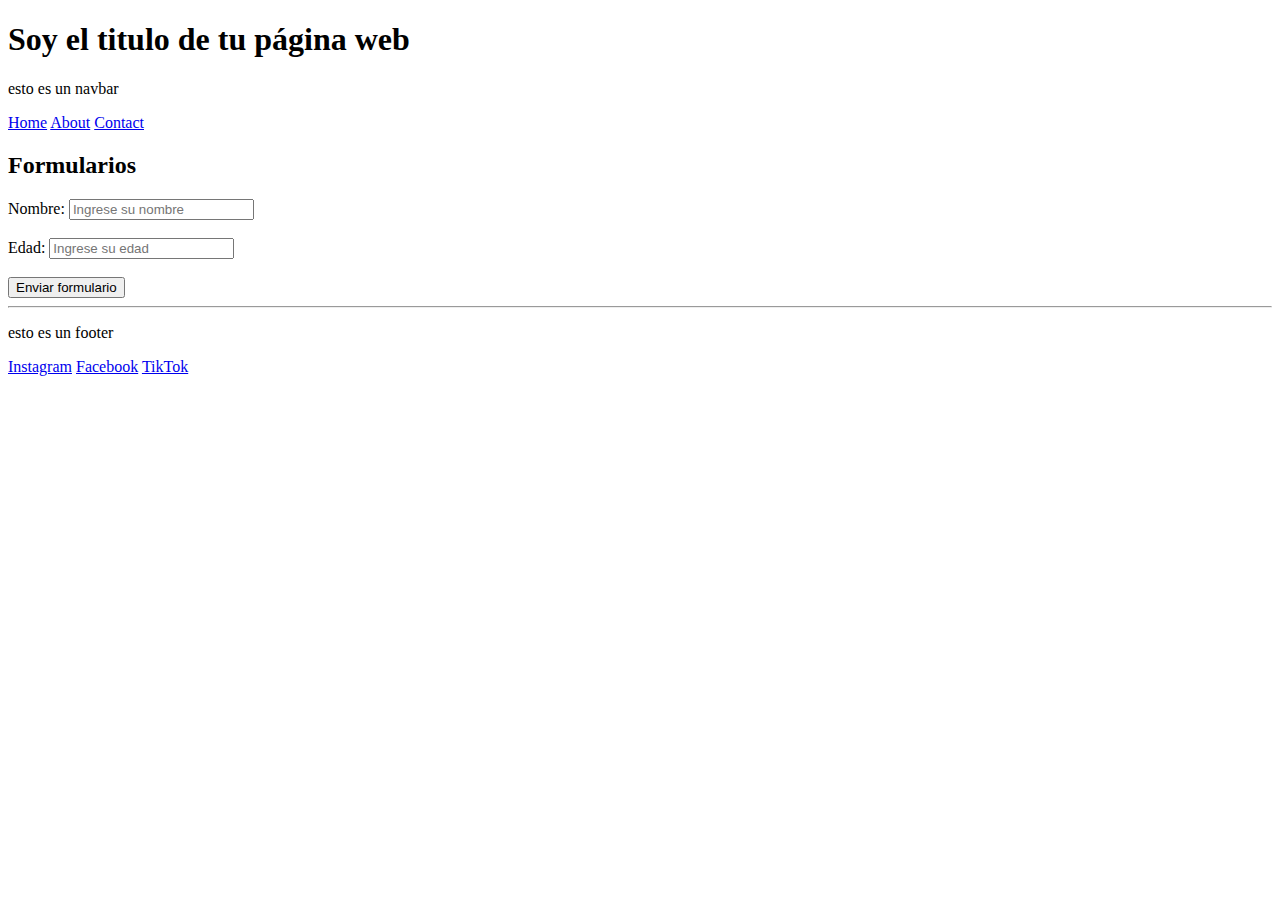
<file: index.html>
<!DOCTYPE html>
<html lang="en">
<head>
  <meta charset="UTF-8">
  <meta http-equiv="X-UA-Compatible" content="IE=edge">
  <meta name="viewport" content="width=device-width, initial-scale=1.0">
  <title>Document</title>
</head>
<body>
  <h1> Soy el titulo de tu página web </h1>

  <header>
    <p>esto es un navbar</p>
    <nav>
      <a href="./index.html">Home</a>
      <a href="./about.html">About</a>
      <a href="./contact.html">Contact</a>
    </nav>
  </header>

  <!-- etiquetas de titulos -->

  <!-- <h2> esto es un h2 </h2>
  <h3> esto es un h3 </h3>
  <h4> esto es un h4 </h4>
  <h5> esto es un h5 </h5>
  <h6> esto es un h6 </h6>

  <hr /> -->

  <!-- etiquetas de parrafo y saltos de linea -->

  <!-- <p> Soy una etiqueta p y dentro mio vas a colocar párrafos </p>

  <p> 
    Lorem ipsum dolor sit amet consectetur adipisicing elit. 
    Quidem fuga magni cumque reiciendis possimus, impedit commodi suscipit 
    voluptatem quos facere aliquid maiores saepe aut! Deleniti perspiciatis mollitia 
    autem asperiores placeat. 
  </p>
  
  <p>
    <strong> 
      Soy una etiqueta p y 
      dentro una etiqueta strong que cambia el contenido a negrita 
    </strong> 
  </p>

  <p>
    soy un párrafo que usa la etiqueta br <br /> para hacer un salto de linea
    <b> a "br" la vamos a utilizar mientras sepamos SOLAMENTE HTML </b>
  </p>

  <hr /> -->

  <!-- etiquetas de referencia o enlaces -->
<!-- 
  <a href="https://code.visualstudio.com/"> Soy un enlace </a>
  
  <p> clickea la imagen </p> -->
  
  <!-- <a 
    href="./informacionMessi.html"
    > 
    <img 
      src="https://www.fundacionkonex.org/custom/web/data/imagenes/repositorio/2021/03/12/16575/2021031202544061e0e3f25c3041f849de6b510817fb34.jpg" 
      alt="foto de messi" />
      <span> soy la imagen de messi </span>
  </a> -->
  <!-- <a 
    href="./informacionMessi.html"
    > 
    <img 
      src="https://www.fundacionkonex.org/custom/web/data/imagenes/repositorio/2021/03/12/16575/2021031202544061e0e3f25c3041f849de6b510817fb34.jpg" 
      alt="foto de messi" />
  </a>

  <img 
      src="https://www.fundacionkonex.org/custom/web/data/imagenes/repositorio/2021/03/12/16575/2021031202544061e0e3f25c3041f849de6b510817fb34.jpg" 
      alt="foto de messi" />

  <hr />

  <span> soy un span </span>
  <span> soy otro span </span>
  <div> soy un div </div>
  <div> soy un div </div>

  <hr />

  <h2> Listas </h2>

  <h3>Lista desordenada</h3>

  <ul> 
    <li> item 1 </li>
    <li> item 2 </li>
    <li> item 3 </li>
  </ul>

  <h3>Lista ordenada</h3>

  <ol>
    <li>item</li>
    <li>item</li>
    <li>item</li>
  </ol>


  <h3> Listas anidadas </h3>

  <ol>
    <li>
      Soy un elemento de una lista ordenada y tengo otra lista dentro(desordenada):
      <ul>
        <li><a href="">item 1</a></li>
        <li>item 2</li>
        <li>item 3</li>
      </ul>
    </li>
    <li>
      Soy un elemento de una lista ordenada y tengo otra lista dentro (ordenada):
      <ol>
        <li>item</li>
        <li>item</li>
        <li>item</li>
      </ol>
    </li>
  </ol>

  <hr />

  <h2>Tablas</h2>

  <table>
    <tr>
      <th>Lunes</th>
      <th>Martes</th>
      <th>Miercoles</th>
      <th>jueves</th>
      <th>Viernes</th>
      <th>Sabado</th>
      <th>Domingo</th>
      <th>Osvaldo</th>
    </tr>
    <tr>
      <td>9hs</td>
      <td>9hs</td>
      <td>9hs</td>
      <td>9hs</td>
      <td>9hs</td>
      <td>9hs</td>
      <td>9hs</td>
    </tr>
    <tr>
      <td>19hs</td>
      <td>19hs</td>
      <td>19hs</td>
      <td>19hs</td>
      <td>19hs</td>
      <td>19hs</td>
      <td>19hs</td>
    </tr>
  </table>

  <hr /> -->

  <h2>Formularios</h2>

  <form>
    <!-- <label for="nombre">Nombre:</label>
    <input type="text" id="nombre" placeholder="Ingrese su nombre" />
    <br /><br />

    <label for="apellido">Apellido:</label>
    <input type="text" id="apellido" placeholder="Ingrese su apellido" />
    <br /><br />

    <label for="edad">Edad:</label>
    <input type="number" id="edad" placeholder="Ingrese su edad"  />
    <br /><br />

    <label for="email">Email:</label>
    <input type="email" id="email" placeholder="ayuda@gmail.com"  />
    <br /><br />

    <label for="pass">Contraseña:</label>
    <input type="password" id="pass" placeholder="Ingrese su contraseña" required  />
    <br /><br />

    <label for="cb1">ingles:</label>
    <input type="checkbox" id="cb1"  />
    <br />
    <label for="cb2">frances:</label>
    <input type="checkbox" id="cb2"  />
    <br /><br />

    <div>Gustos de helados:</div>

    <input type="radio" name="gustos" id="choco"  />
    <label for="choco">chocolate</label>
    <br />
    <input type="radio" name="gustos" id="mg"  />
    <label for="mg">menta granizada</label>
    <br />
    <input type="radio" name="gustos" id="dcddl"  />
    <label for="dcddl">durazno con dulce de leche</label>
    <br /><br />

    <div>¿Jugamos?</div>
    <select>
      <option value="" disabled selected> Seleccione una opción </option>
      <option value="piedra"> Piedra </option>
      <option value="papel"> Papel </option>
      <option value="tijera"> Tijera </option>
    </select>
    <br /><br />

    <label for="obs">Observaciones:</label><br />
    <textarea id="obs" rows="3" maxlength="255" cols="20" placeholder="observaciones"></textarea>
    <br /><br /> -->

    <label for="nombre">Nombre:</label>
    <input type="text" id="nombre" placeholder="Ingrese su nombre" />
    <br /><br />
    <label for="edad">Edad:</label>
    <input type="number" id="edad" placeholder="Ingrese su edad" />
    <br /><br />


    <!-- <input type="submit" value="Enviar formulario" /> -->
    <button type="submit"> Enviar formulario </button>
    
  </form>

  <hr />

  <footer>
    <p>esto es un footer</p>
    <a href="#">Instagram</a>
    <a href="#">Facebook</a>
    <a href="#">TikTok</a>
  </footer>

</body>
</html>
</file>
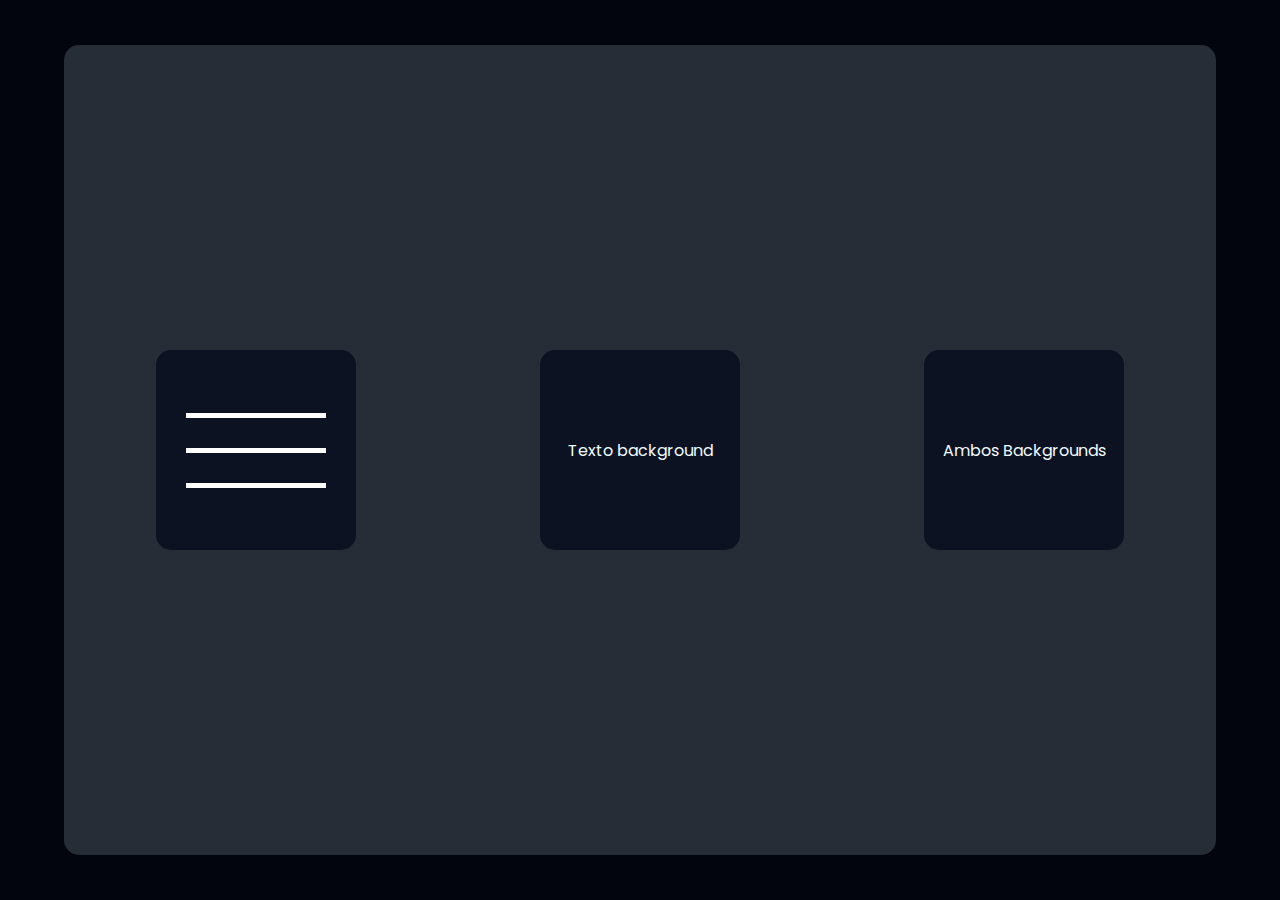
<file: diseño-web/clase-10-gradientes-y-mq-clase/index.html>
<!DOCTYPE html>
<html lang="en">

<head>
    <meta charset="UTF-8">
    <meta http-equiv="X-UA-Compatible" content="IE=edge">
    <meta name="viewport" content="width=device-width, initial-scale=1.0">
    <title>Gradientes y Mediaqueries</title>
    <link rel="stylesheet" href="styles.css">
    <!-- <link rel="stylesheet" href="mobile-first.css"> -->
</head>

<body>
    <div class="container">
        <div class="caja caja1">
            <span class="span"></span>
            <span class="span"></span>
            <span class="span"></span>
        </div>
        <div class="caja caja2">Texto background</div>
        <div class="caja caja3"><span>Ambos Backgrounds</span></div>
    </div>
</body>

</html>
</file>
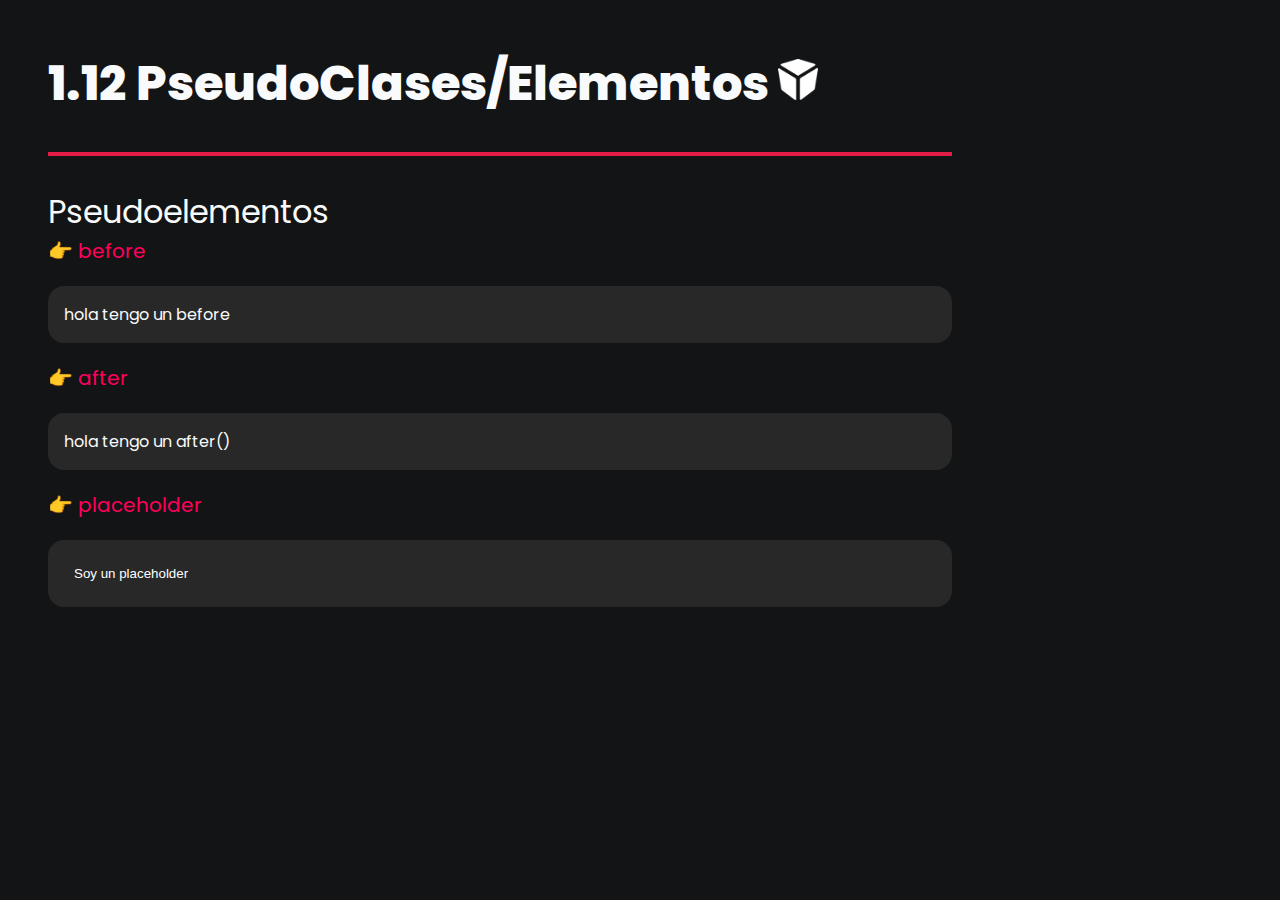
<file: diseño-web/clase-12/index.html>
<!DOCTYPE html>
<html lang="en">
  <head>
    <meta charset="UTF-8" />
    <meta http-equiv="X-UA-Compatible" content="IE=edge" />
    <meta name="viewport" content="width=device-width, initial-scale=1.0" />
    <!-- Favicon -->
    <link rel="icon" type="image/png" sizes="32x32" href="./logo-nucba.png" />

    <!-- Estilos base de la página que usamos como template -->
    <link rel="stylesheet" href="base.css" />
    <!-- Estilos de la clase -->
    <link rel="stylesheet" href="style.css" />

    <title>CSS - PseudoElementos/Clases</title>
  </head>

  <body>
    <h1>
      1.12 PseudoClases/Elementos
      <img src="./img/logo-nucba.png" alt="logo" class="logo" />
    </h1>
    <hr class="hr" />

    <!--------------------------- Pseudoclases ----------------------------->
    <!--------------------------- Hover ----------------------------->

    <!-- <h2>Hover</h2>

    <div class="container">
      <a href="#" class="hover"> Pasáme el mouse por encima </a>
    </div>

    <hr class="hr" /> -->

    <!--------------------------- Active | Link | Visited ----------------------------->

    <!-- <h2>Active | Link | Visited</h2>

    <span class="text-span">👉 active</span>
   
    <div class="container">
      <a href="#" class="active"> nucba.com.ar </a>
    </div>



    <span class="text-span">👉 visited</span>

    <div class="container">
      <a href="https://www.nucba.com.ar" class="visited"> nucba.com.ar </a>
    </div>



    <span class="text-span">👉 link</span>

    <div class="container">
      <a href="#" class="link"> nucba.com.ar </a>
    </div>
    <div class="container">
      <a href="https://www.google.com.ar" class="second-link"> nucba.com.ar </a>
    </div> -->



    <!-- <hr class="hr" /> -->
    <!--------------------------- Focus ----------------------------->
    <!-- <h2>Focus</h2>

    <div class="container">
      <input type="text" class="focus-input" placeholder="Ingresa tu nombre">
    </div> -->
    


    <!--------------------------- Childs ----------------------------->
    <!-- <h2>Childs</h2>

    <span class="text-span">👉 first-child</span> -->
    
    <!-- <div class="container first">
      <div class="caja">1</div>
      <div class="caja">2</div>
      <div class="caja">3</div>
      <div class="caja">4</div>
    </div> -->



    <!-- <span class="text-span">👉 last-child</span>
    
    <div class="container last">
      <div class="caja">1</div>
      <div class="caja">2</div>
      <div class="caja">3</div>
      <div class="caja">4</div>
    </div> -->




    <!-- <span class="text-span">👉 first of type</span>
    
    <div class="container fot">
      <div class="caja">1</div>
      <span class="caja">2</span>
      <span class="caja">3</span>
      <div class="caja">4</div>
    </div> -->



    <!-- <span class="text-span">👉 nth-child(odd)</span>
    
    <div class="container odd">
      <div class="caja">1</div>
      <div class="caja">2</div>
      <div class="caja">3</div>
      <div class="caja">4</div>
    </div>



    <span class="text-span">👉 nth-child(even)</span>
    

    <div class="container even">
      <div class="caja">1</div>
      <div class="caja">2</div>
      <div class="caja">3</div>
      <div class="caja">4</div>
    </div> -->


    <!-- <span class="text-span">👉 nth-child(number)</span>
    
    <div class="container number">
      <div class="caja">1</div>
      <div class="caja">2</div>
      <div class="caja">3</div>
      <div class="caja">4</div>
    </div> -->



    <!-- <span class="text-span">👉 nth-child(number n + number)</span>
   
    <div class="container number-n">
      <div class="caja">1</div>
      <div class="caja">2</div>
      <div class="caja">3</div>
      <div class="caja">4</div>
      <div class="caja">5</div>
      <div class="caja">6</div>
    </div> -->




    <!-- <hr class="hr" /> -->
    <!--------------------------- Pseudoelementos ----------------------------->
    <h2>Pseudoelementos</h2>
    <!-- <span class="text-span">👉 First letter</span>

    <div class="container">
      <p class="first-letter">
        <span>L</span>orem ipsum dolor sit amet consectetur adipisicing elit. Culpa,
        accusamus aliquam nihil porro perferendis sed dolorem beatae. Vel,
        alias voluptate!
      </p>
    </div>





    <span class="text-span">👉 First line</span>

    <div class="container">
      <p class="first-line">
        Lorem ipsum dolor sit amet consectetur adipisicing elit. Culpa,
        accusamus aliquam nihil porro perferendis sed dolorem beatae. Vel,
        alias voluptate!
      </p>
    </div> -->




    <span class="text-span">👉 before</span>

    <div class="container relative">
      <p class="before">hola tengo un before</p>
    </div>



    <span class="text-span">👉 after</span>

    <div class="container">
      <p class="after">hola tengo un after</p>
    </div>



    <span class="text-span">👉 placeholder</span>

    <div class="container">
      <input type="text" class="input-placeholder" placeholder="Soy un placeholder">
    </div>



    
  </body>
</html>
</file>
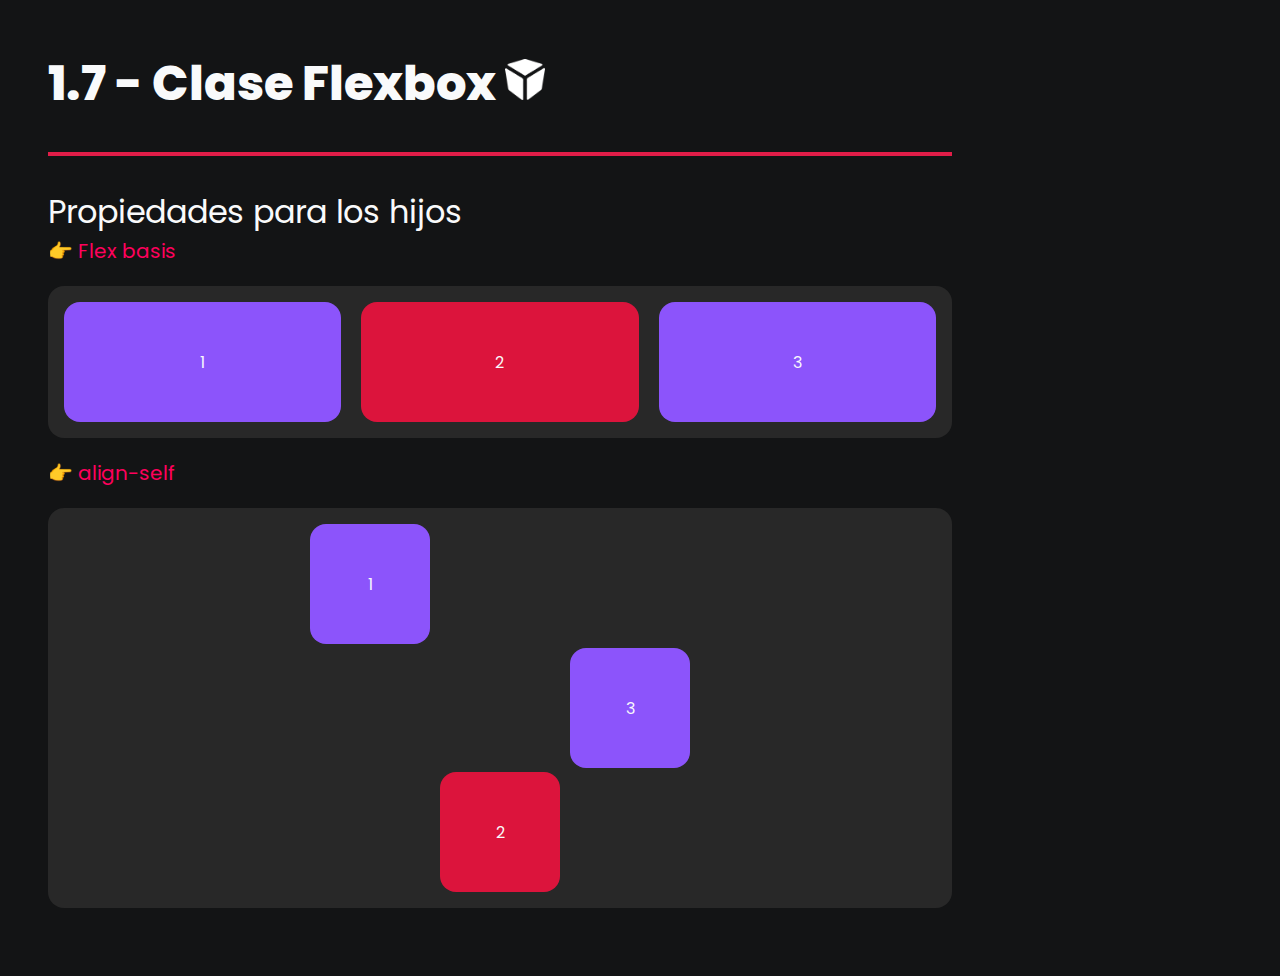
<file: diseño-web/clase-7/index.html>
<!DOCTYPE html>
<html lang="en">
  <head>
    <meta charset="UTF-8" />
    <meta http-equiv="X-UA-Compatible" content="IE=edge" />
    <meta name="viewport" content="width=device-width, initial-scale=1.0" />
    <!-- Favicon -->
    <link rel="icon" type="image/png" sizes="32x32" href="./logo-nucba.png" />

    <!-- Estilos base de la página que usamos como template -->
    <link rel="stylesheet" href="base.css" />
    <!-- Estilos de la clase -->
    <link rel="stylesheet" href="style.css" />

    <title>CSS - Flexbox</title>
  </head>

  <body>
    <h1>
      1.7 - Clase Flexbox
      <img src="./img/logo-nucba.png" alt="logo" class="logo" />
    </h1>
    <hr class="hr" />

    <!--------------------------- Flex direction----------------------------->

    <!-- <h2>Flex direction</h2>
    <span class="text-span">👉 row (por defecto)</span>

    <div class="container row">
      <div class="caja-flex">
        <p>1</p>
      </div>
      <div class="caja-flex">
        <p>2</p>
      </div>
      <div class="caja-flex">
        <p>3</p>
      </div>
    </div>
    


    <span class="text-span">👉 row-reverse</span>

    <div class="container reverse">
      <div class="caja-flex">
        <p>1</p>
      </div>
      <div class="caja-flex">
        <p>2</p>
      </div>
      <div class="caja-flex">
        <p>3</p>
      </div>
    </div>




    <span class="text-span">👉 column</span>

    <div class="container column">
      <div class="caja-flex">
        <p>1</p>
      </div>
      <div class="caja-flex">
        <p>2</p>
      </div>
      <div class="caja-flex">
        <p>3</p>
      </div>
    </div>




    <span class="text-span">👉 column-reverse</span>

    <div class="container col-reverse">
      <div class="caja-flex">
        <p>1</p>
      </div>
      <div class="caja-flex">
        <p>2</p>
      </div>
      <div class="caja-flex">
        <p>3</p>
      </div>
    </div> -->




    <!--------------------------- Flex wrap ----------------------------->

    <!-- <hr class="hr" /> -->
    <!-- <h2>Flex Wrap</h2>
    <span class="text-span">👉 wrap</span>

    <div class="container wrap">
      <div class="caja-flex">
        <p>1</p>
      </div>
      <div class="caja-flex">
        <p>2</p>
      </div>
      <div class="caja-flex">
        <p>3</p>
      </div>
    </div>



    <span class="text-span">👉 nowrap</span>

    <div class="container no-wrap">
      <div class="caja-flex">
        <p>1</p>
      </div>
      <div class="caja-flex">
        <p>2</p>
      </div>
      <div class="caja-flex">
        <p>3</p>
      </div>
    </div> -->




    <!-- <hr class="hr" /> -->
    <!--------------------------- Flex flow ----------------------------->
    <!-- <h2>Flex flow</h2>
    
    <div class="container flow">
      <div class="caja-flex">
        <p>1</p>
      </div>
      <div class="caja-flex">
        <p>2</p>
      </div>
      <div class="caja-flex">
        <p>3</p>
      </div>
    </div> -->



    <!-- <hr class="hr" /> -->
    <!--------------------------- Justify Content----------------------------->
    <!-- <h2>Justify Content</h2> -->

    <!-- <span class="text-span">👉 flex-start</span>

    <div class="container jc-start">
      <div class="caja-flex">
        <p>1</p>
      </div>
      <div class="caja-flex">
        <p>2</p>
      </div>
      <div class="caja-flex">
        <p>3</p>
      </div>
    </div> -->




    <!-- <span class="text-span">👉 flex-end</span>

    <div class="container jc-end">
      <div class="caja-flex">
        <p>1</p>
      </div>
      <div class="caja-flex">
        <p>2</p>
      </div>
      <div class="caja-flex">
        <p>3</p>
      </div>
    </div> -->



    <!-- <span class="text-span">👉 center</span>

    <div class="container jc-center">
      <div class="caja-flex">
        <p>1</p>
      </div>
      <div class="caja-flex">
        <p>2</p>
      </div>
      <div class="caja-flex">
        <p>3</p>
      </div>
    </div>  -->



<!-- 
    <span class="text-span">👉 space-between</span>

    <div class="container jc-between">
      <div class="caja-flex">
        <p>1</p>
      </div>
      <div class="caja-flex">
        <p>2</p>
      </div>
      <div class="caja-flex">
        <p>3</p>
      </div>
    </div>




    <span class="text-span">👉 space-around</span>

    <div class="container jc-around">
      <div class="caja-flex">
        <p>1</p>
      </div>
      <div class="caja-flex">
        <p>2</p>
      </div>
      <div class="caja-flex">
        <p>3</p>
      </div>
    </div>




    <hr class="hr" /> -->

    <!--------------------------- Align items ----------------------------->

    <!-- <h2>Align-Items</h2> -->

    <!-- <span class="text-span">👉 flex-start</span> -->

    <!-- <div class="column-container ai-start">
      <div class="caja-flex">
        <p>1</p>
      </div>
      <div class="caja-flex">
        <p>2</p>
      </div>
      <div class="caja-flex">
        <p>3</p>
      </div>
    </div>



    <span class="text-span">👉 flex-end</span>

    <div class="column-container ai-end">
      <div class="caja-flex">
        <p>1</p>
      </div>
      <div class="caja-flex">
        <p>2</p>
      </div>
      <div class="caja-flex">
        <p>3</p>
      </div>
    </div>




    <span class="text-span">👉 center</span>

    <div class="column-container ai-center">
      <div class="caja-flex">
        <p>1</p>
      </div>
      <div class="caja-flex">
        <p>2</p>
      </div>
      <div class="caja-flex">
        <p>3</p>
      </div>
    </div> -->




    <!-- <span class="text-span">👉 stretch</span>

    <div class="column-container ai-stretch">
      <div class="caja-flex-stretch">
        <p>1</p>
      </div>
      <div class="caja-flex-stretch">
        <p>2</p>
      </div>
      <div class="caja-flex-stretch">
        <p>3</p>
      </div>
    </div> -->



<!-- 
    <span class="text-span">👉 baseline</span>

    <div class="column-container ai-baseline">
      <div class="caja-flex-baseline baseline-1">
        <p>1</p>
      </div>
      <div class="caja-flex-baseline baseline-2">
        <p>2</p>
      </div>
      <div class="caja-flex-baseline baseline-3">
        <p>3</p>
      </div>
    </div> -->




    <!-- <hr class="hr" /> -->

    <!--------------------------- Align Content ----------------------------->

    <!-- <h2>Align-Content</h2> -->

    <!-- <span class="text-span">👉 flex-start</span>

    <div class="ac-container ac-start">
      <div class="caja-flex">
        <p>1</p>
      </div>
      <div class="caja-flex">
        <p>2</p>
      </div>
      <div class="caja-flex">
        <p>3</p>
      </div>
    </div> -->




    <!-- <span class="text-span">👉 flex-end</span>

    <div class="ac-container ac-end">
      <div class="caja-flex">
        <p>1</p>
      </div>
      <div class="caja-flex">
        <p>2</p>
      </div>
      <div class="caja-flex">
        <p>3</p>
      </div>
    </div> -->




    <!-- <span class="text-span">👉 center</span>

    <div class="ac-container ac-center">
      <div class="caja-flex">
        <p>1</p>
      </div>
      <div class="caja-flex">
        <p>2</p>
      </div>
      <div class="caja-flex">
        <p>3</p>
      </div>
    </div> -->




    <!-- <span class="text-span">👉 space-between</span>

    <div class="ac-container ac-between">
      <div class="caja-flex">
        <p>1</p>
      </div>
      <div class="caja-flex">
        <p>2</p>
      </div>
      <div class="caja-flex">
        <p>3</p>
      </div>
    </div> -->




    <!-- <span class="text-span">👉 space-around</span>

    <div class="ac-container ac-around">
      <div class="caja-flex">
        <p>1</p>
      </div>
      <div class="caja-flex">
        <p>2</p>
      </div>
      <div class="caja-flex">
        <p>3</p>
      </div>
    </div> -->




    <!-- <span class="text-span">👉 stretch</span>

    <div class="ac-container ac-stretch">
      <div class="caja-flex caja-stretch">
        <p>1</p>
      </div>
      <div class="caja-flex caja-stretch">
        <p>2</p>
      </div>
      <div class="caja-flex caja-stretch">
        <p>3</p>
      </div>
      <div class="caja-flex caja-stretch">
        <p>4</p>
      </div>
    </div> -->




    <!-- <hr class="hr" /> -->

    <!--------------------------- Propiedades de hijos ----------------------------->

    <h2>Propiedades para los hijos</h2>

    <!-- <span class="text-span">👉 order</span>

    <div class="container flex">
      <div class="caja-flex order-1">
        <p>1</p>
      </div>
      <div class="caja-flex order-2">
        <p>2</p>
      </div>
      <div class="caja-flex order-3">
        <p>3</p>
      </div>
    </div> -->




    <!-- <span class="text-span">👉 Flex grow</span>

    <div class="container flex">
      <div class="caja-flex grow-1">
        <p>1</p>
      </div>
      <div class="caja-flex grow-2">
        <p>2</p>
      </div>
      <div class="caja-flex">
        <p>3</p>
      </div>
    </div>




    <span class="text-span">👉 Flex shrink</span>

    <div class="container flex contenedor-shrink">
      <div class="caja-flex shrink-1">
        <p>1</p>
      </div>
      <div class="caja-flex shrink-2">
        <p>2</p>
      </div>
      <div class="caja-flex shrink-3">
        <p>3</p>
      </div>
    </div> -->




    <span class="text-span">👉 Flex basis</span>

    <div class="container flex">
      <div class="caja-flex basis-1">
        <p>1</p>
      </div>
      <div class="caja-flex basis-2">
        <p>2</p>
      </div>
      <div class="caja-flex basis-3">
        <p>3</p>
      </div>
    </div>




    <span class="text-span">👉 align-self</span>

    <div class="container self">
      <div class="caja-flex self-1">
        <p>1</p>
      </div>
      <div class="caja-flex self-2">
        <p>2</p>
      </div>
      <div class="caja-flex self-3">
        <p>3</p>
      </div>
    </div>


    
  </body>
</html>
</file>
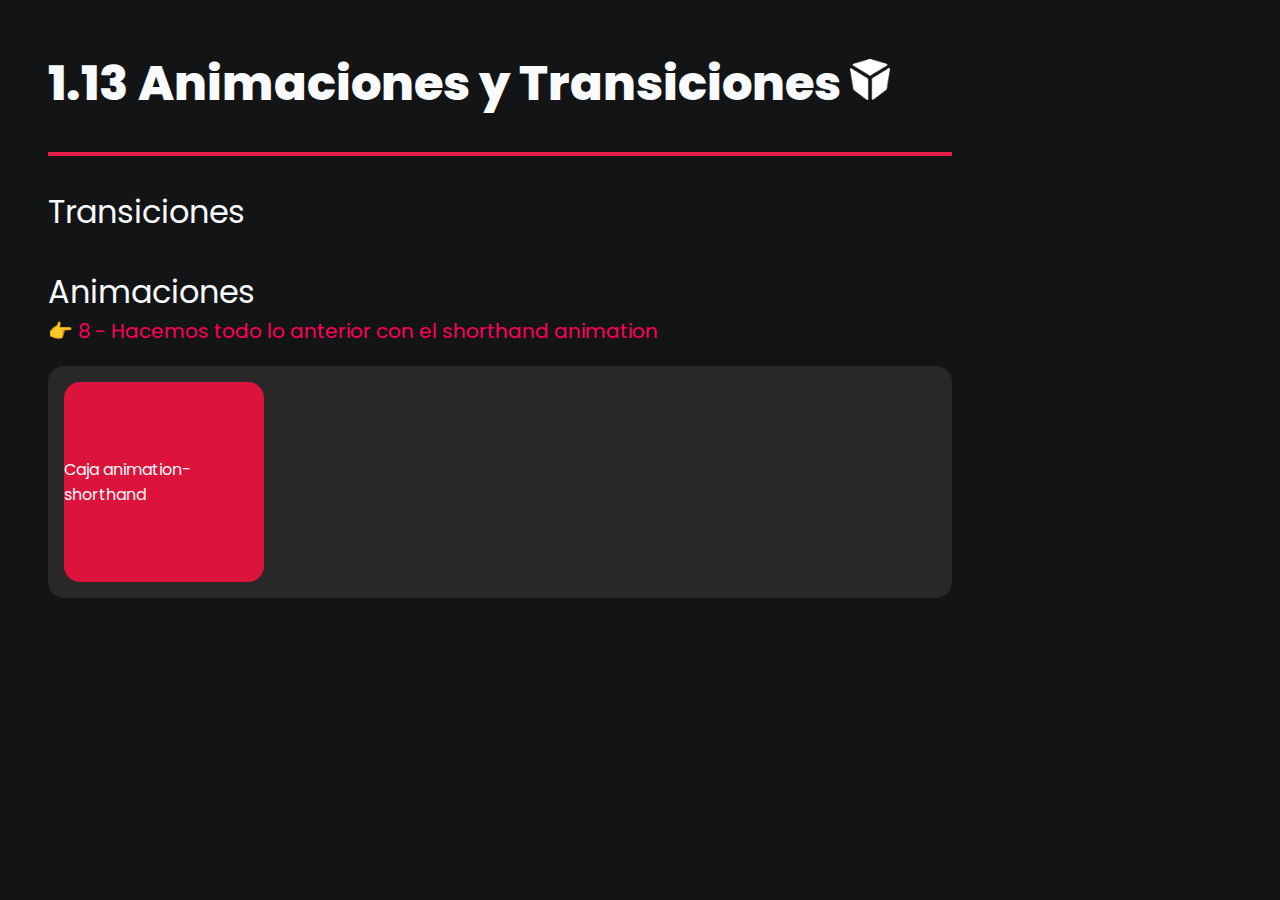
<file: diseño-web/clase13-animaciones/index.html>
<!DOCTYPE html>
<html lang="en">

<head>
  <meta charset="UTF-8" />
  <meta http-equiv="X-UA-Compatible" content="IE=edge" />
  <meta name="viewport" content="width=device-width, initial-scale=1.0" />
  <!-- Favicon -->
  <link rel="icon" type="image/png" sizes="32x32" href="./logo-nucba.png" />

  <!-- Estilos base de la página que usamos como template -->
  <link rel="stylesheet" href="base.css" />
  <!-- Estilos de la clase -->
  <link rel="stylesheet" href="style.css" />

  <title>CSS - Animaciones y transiciones</title>
</head>

<body>
  <h1>
    1.13 Animaciones y Transiciones
    <img src="./img/logo-nucba.png" alt="logo" class="logo" />
  </h1>
  <hr class="hr" />

  <!--------------------------- Transformaciones ----------------------------->

  <!-- <h2>Transformaciones: translate</h2>
  <span class="text-span">👉 transform: translateX() </span>

  <div class="container">
    <div class="caja translateX"> Translate X </div>
  </div>
  


  <span class="text-span">👉 transform: translateY() </span>

  <div class="container">
    <div class="caja translateY"> Translate Y </div>
  </div> -->


<!-- 
  <span class="text-span">👉 transform: translate() </span>

  <div class="container">
    <div class="caja translate"> Translate </div>
  </div> -->



  <!-- <hr class="hr" />

  <h2>Transformaciones: rotate</h2>

  <div class="container">
    <div class="caja rotate"> +360° </div>
    <div class="caja rotate-negative"> -360° </div>
  </div>


  <hr class="hr" /> -->

  <!-- <h2>Transformaciones: scale</h2>

  <div class="container">
    <div class="caja scaleX"> Eje X </div>
    <div class="caja scaleY"> Eje Y </div>
    <div class="caja scale"> Ambos </div>
  </div> -->




  <!-- <hr class="hr" /> -->

  <!-- <h2>Transformaciones: skew</h2>

  <div class="container">
    <div class="caja skewX"> Eje X </div>
    <div class="caja skewY"> Eje Y </div>
    <div class="caja skew"> Ambos </div>
  </div> -->



  <!-- <hr class="hr" /> -->

  <!--------------------------- Transiciones ----------------------------->

  <h2>Transiciones</h2>

  <!-- <h3>Propiedades de las transiciones</h3>
  <span class="text-span">👉 transition-property </span>
  <p class="code">transition-property: all | none | propiedad css</p>
  <span class="text-span">👉 transition-duration </span>
  <p class="code">transition-duration: 0 | 0.5s</p>

  <div class="container">
    <div class="caja transition-duration"> Duration </div>
  </div> -->

  



  <!-- <span class="text-span">👉 transition-timing-function</span>
  <p class="code">transition-timing-function: ease | ease-in | ease-out</p>

  <div class="container">
    <div class="caja transition-timig"> Timing-function </div>
  </div> -->



  <!-- <span class="text-span">👉 transition-delay</span>
  <p class="code">transition-delay: 1s</p>

  <div class="container">
    <div class="caja transition-delay"> Delay </div>
  </div> -->



  <!-- <span class="text-span">👉 transition shorthand</span>
  <p class="code">transition: all 2s 1s ease;</p>

  <div class="container">
    <div class="caja transition-shothand"> Transition Shorthand </div>
  </div> -->




  <!--------------------------- Animaciones ----------------------------->

  <h2>Animaciones</h2>
  <!-- <h3>Pasos para crear una animación</h3>
  <span class="text-span">👉 1 - Colocamos una caja sin animar</span>
  
  <div class="container">
    <div class="caja">
      Caja sin animar
    </div>
  </div>



  <span class="text-span">👉 2 - Creamos "moverCaja" y la aplicamos dandole una duración</span>

  <div class="container">
    <div class="caja animada">
      Caja animada
    </div>
  </div>



  <span class="text-span">👉 3 - Convertimos la animación en infinita</span>
 
  <div class="container">
    <div class="caja animada infinita">
      Caja animada
    </div>
  </div>



  <span class="text-span">👉 4 - Hacemos que la animación alterne su dirección</span>
 
  <div class="container">
    <div class="caja animada infinita alternada">
      Caja animada
    </div>
  </div>



  <span class="text-span">👉 5 - Le agregamos un delay (Solo aplica a la primera iteración)</span>
 
  <div class="container">
    <div class="caja animada infinita alternada delay">
      Caja animada
    </div>
  </div>



  <span class="text-span">👉 6 - Le agregamos una timing function</span>
  
  <div class="container">
    <div class="caja animada infinita alternada delay timing">
      Caja animada
    </div>
  </div>



  <span class="text-span">👉 7 - Le cambiamos el estado en hover</span>
 
  <div class="container">
    <div class="caja animada infinita alternada delay timing paused">
      Caja animada
    </div>
  </div> -->



  <span class="text-span">👉 8 - Hacemos todo lo anterior con el shorthand animation</span>
 
  <div class="container">
    <div class="caja animation-shorthand">
      Caja animation-shorthand
    </div>
  </div>

  

</body>

</html>
</file>
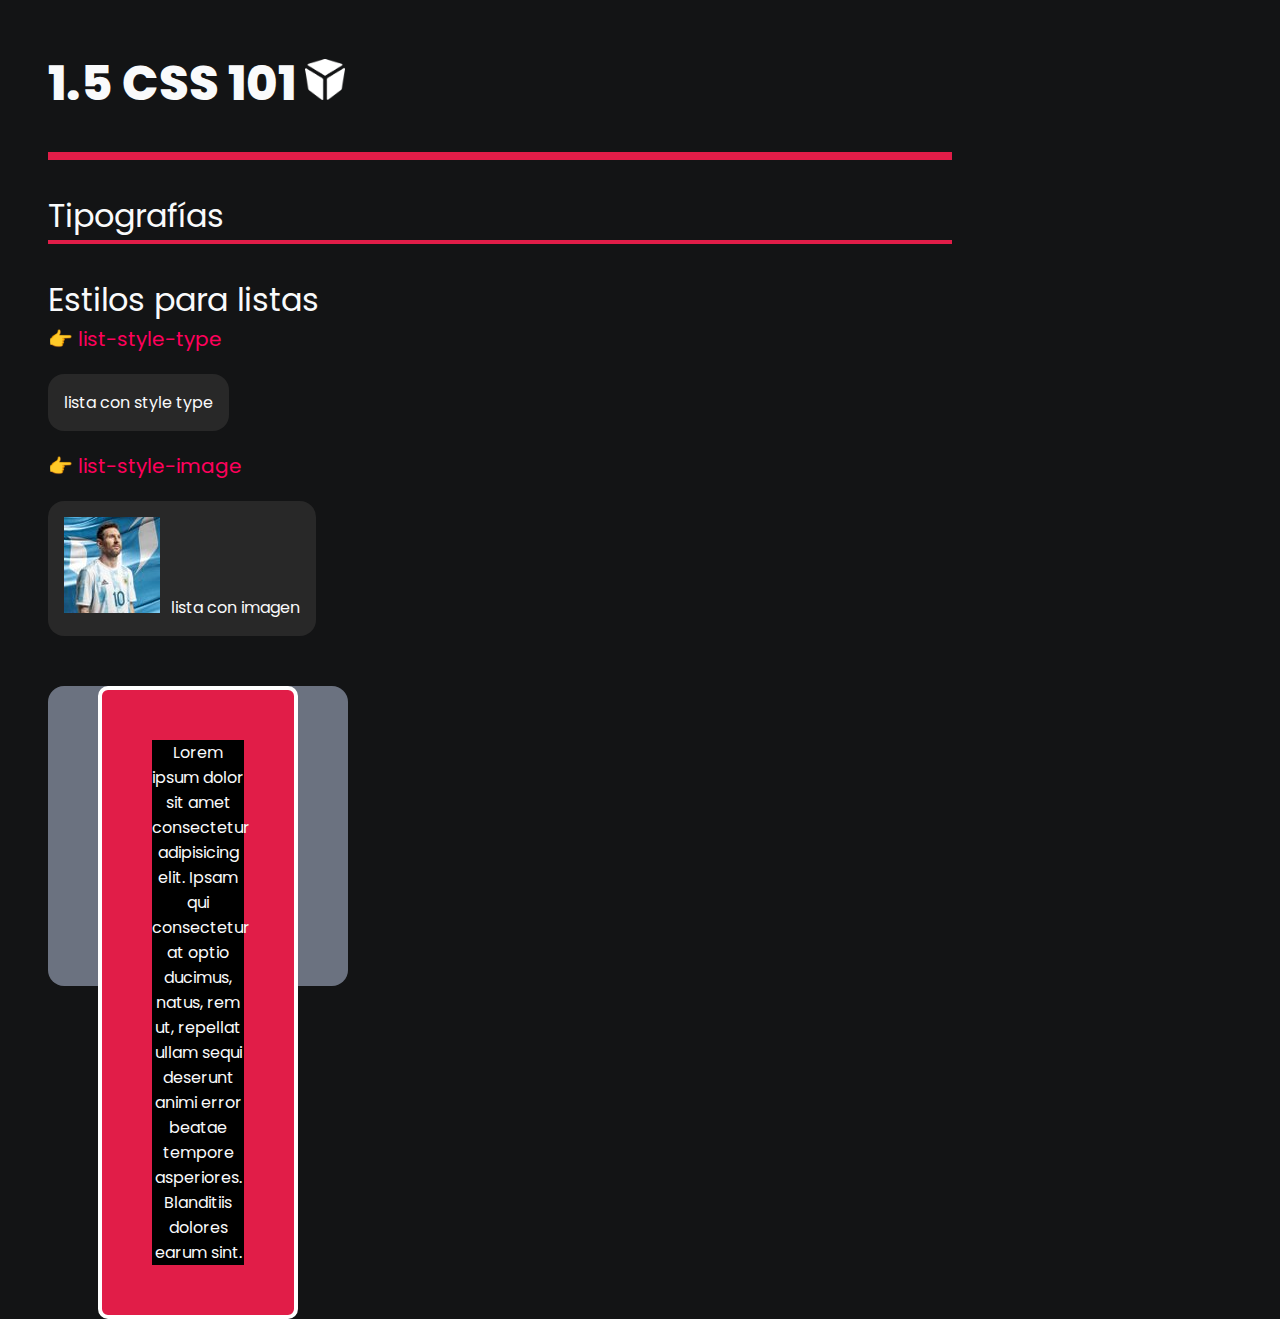
<file: diseño-web/clase5/index.html>
<!DOCTYPE html>
<html lang="en">

<head>
    <meta charset="UTF-8" />
    <meta http-equiv="X-UA-Compatible" content="IE=edge" />
    <meta name="viewport" content="width=device-width, initial-scale=1.0" />
    <!-- Favicon -->
    <link rel="icon" type="image/png" sizes="32x32" href="./logo-nucba.png" />
    <!-- Estilos base de la página que usamos como template -->
    <link rel="stylesheet" href="base.css" />
    <!-- Estilos de la clase -->
    <link rel="stylesheet" href="style.css" />

    <!-- <link rel="preconnect" href="https://fonts.googleapis.com">
    <link rel="preconnect" href="https://fonts.gstatic.com" crossorigin>
    <link href="https://fonts.googleapis.com/css2?family=Indie+Flower&display=swap" rel="stylesheet"> -->
    <title>CSS - Introduccion a CSS</title>
</head>

<body>
    <h1>
        1.5 CSS 101
        <img src="./img/logo-nucba.png" alt="logo" class="logo" />
    </h1>
    <hr class="hr" />

    <!--------------------------- Selectores ----------------------------->
    <!-- <h2>Selector de ID:</h2>
    <div class="code">#selectorId {color: #8c54fb}</div>
    <div class="container">
        <p id="selectorId">
            texto
        </p>
    </div>

    <hr class="hr" />

    <h2>Selector de clase:</h2>
    <div class="code">.selectorClase {color: #e11d48}</div>
    <div class="container">
        <p class="selectorClase">
            texto
        </p>
    </div>


    <hr class="hr" />

    <h2>Etiqueta:</h2>
    <div class="code">h5{color: #e11d48}</div>

    <div class="container">
        <h5>
            texto
        </h5> -->
        <!-- <h5>
            texto
        </h5>
        <h6 class="selectorClase">
            texto
        </h6> -->
    <!-- </div>



    <hr class="hr" /> -->

    <!--------------------------- Unidades de medida ----------------------------->

    <!-- <h2>Unidades de medida</h2>
    <h3>Unidades absolutas</h3>
    <span class="text-span">👉 px (más usados)</span>

    <div class="container">
        <div class="caja">100px</div>
        <div class="caja-mediana">200px</div>
        <div class="caja-grande">300px</div>
    </div>

    <span class="text-span">
        👉 Otras medidas no usadas: cm,mm, in, pt, pc
    </span>

    <h3>Unidades relativas</h3>
    <span class="text-span">👉 em (más usados)</span>

    <div class="caja-mediana small-font">
        <p class="em">
            Texto en em
        </p>
    </div>
    <span class="text-span">👉 rem (más usados)</span>

    <div class="caja-mediana">
        <p class="rem">
            Texto en rem
        </p>
    </div>



    <span class="text-span">👉"%" porcentaje (más usados)</span>

    <div class="caja-mediana">
        <div class="porcentaje"></div>
    </div>



    <span class="text-span">👉 vh(viewport height)</span>

    <div class="container">
        <div class="caja-mediana">
            <div class="vh"></div>
        </div>
    </div>



    <span class="text-span">👉 vw(viewport width)</span>

    <div class="container">
        <div class="caja-mediana">
            <div class="vw"></div>
        </div>
    </div>



    <hr class="hr" /> -->
    <!--------------------------- Background ----------------------------->
    <!-- <h2>Background y color</h2>
    <h3>Background</h3>

    <span class="text-span">🎨 background-color</span>
    <div class="code">background-color: crimson;</div>

    <div class="caja bg-color"></div>





    <span class="text-span">🎨 background-img</span>
    <div class="code">background-image: url('./img/imagen.png');</div>
    <div class="caja-grande bg-img"></div>





    <span class="text-span">🎨 background-repeat</span>
    <div class="code">background-repeat: repeat;</div>
    <div class="caja-grande bg-repeat"></div>





    <span class="text-span">🎨 background-attachment</span>
    <div class="code">background-attachment: fixed;</div>
    <div class="caja-grande bg-attachment"></div>





    <span class="text-span">
        🎨 background-position y background-size
    </span>
    <div class="code">
        background-position: center; || background-size:cover;
    </div>

    <div class="caja-grande bg-position bg-size"></div>






    <h3>Color</h3>
    <div class="code">color: crimson;</div>






    <hr class="hr" /> -->
    <!--------------------------- Box-shadow ----------------------------->
    <!-- <h2>Box Shadow</h2> -->
    <!-- <span class="text-span">👉 offset XY</span> -->

    <!-- <div class="caja-shadow offsetXY">  </div> -->



    <!-- <span class="text-span">👉 blurRadius</span> -->

    <!-- <div class="caja-shadow blurRadius">  </div> -->



    <!-- <span class="text-span">👉 spreadRadius</span> -->

    <!-- <div class="caja-shadow spreadRadius">  </div> -->



    <!-- <span class="text-span">👉 color</span> -->

    <!-- <div class="caja-shadow color-shadow">  </div> -->



    <!-- <span class="text-span">👉 inset</span> -->

    <!-- <div class="caja-shadow inset">  </div>
    <div class="caja-shadow no-inset">  </div> -->




    <hr class="hr">
    <!--------------------------- Tipografías ----------------------------->
    <h2>Tipografías</h2>
    <!-- <span class="text-span">👉 font-family</span>
    <div class="code">font-family: 'Indie Flower';</div>

    <div class="container">
        <div class="font-family">
            <p>Texto con fuente personalizada</p>
        </div>
    </div>



    <span class="text-span">👉 font-weight</span>
    <div class="code">font-weight: bold;</div>

    <div class="container">
        <div class="font-weight">
            <p>Texto en negrita (bold)</p>
        </div>
    </div>



    <span class="text-span">👉 font-style</span>
    <div class="code">font-style: italic;</div>

    <div class="container">
        <div class="font-style">
            <p>Texto en italic</p>
        </div>
    </div>



    <span class="text-span">👉 font-size</span>
    <div class="code">font-size: 2rem</div>

    <div class="container">
        <div class="font-size">
            <p>Texto con fuente cambiada</p>
        </div>
    </div> -->



    <!-- <span class="text-span">👉 letter-spacing</span>
    <div class="code">letter-spacing: 10px;</div>

    <div class="container">
        <div class="letter-spacing">
            <p>Texto con letter spacing</p>
        </div>
    </div>



    <span class="text-span">👉 word-spacing</span>
    <div class="code">word-spacing: 10px;</div>

    <div class="container">
        <div class="word-spacing">
            <p>Texto con word spacing</p>
        </div>
    </div>



    <span class="text-span">👉 line-height</span>
    <div class="code">line-height: 10px;</div>

    <div class="container">
        <div class="line-height">
            <p>Lorem ipsum dolor sit amet consectetur adipisicing elit. Ipsam qui consectetur at optio ducimus, natus, rem ut, repellat ullam sequi deserunt animi error beatae tempore asperiores. Blanditiis dolores earum sint.</p>
        </div>
    </div> -->



    <!-- <span class="text-span">👉 text-align</span>
    <div class="code">text-align: justify;</div>

    <div class="container">
        <div class="text-align">
            <p>Lorem ipsum dolor sit amet consectetur adipisicing elit. Ipsam qui consectetur at optio ducimus, natus, rem ut, repellat ullam sequi deserunt animi error beatae tempore asperiores. Blanditiis dolores earum sint.</p>
        </div>
    </div>



    <span class="text-span">👉 text-transform</span>
    <div class="code">text-transform: uppercase;</div>

    <div class="container">
        <div class="text-transform">
            <p>Lorem ipsum dolor sit amet consectetur adipisicing elit. Ipsam qui consectetur at optio ducimus, natus, rem ut, repellat ullam sequi deserunt animi error beatae tempore asperiores. Blanditiis dolores earum sint.</p>
        </div>
    </div> -->



    <!-- <span class="text-span">👉 text-decoration</span>
    <div class="code">text-decoration: underline;</div>

    <div class="container">
        <div class="text-decoration">
            <p>Lorem ipsum dolor sit amet consectetur adipisicing elit. Ipsam qui consectetur at optio ducimus, natus, rem ut, repellat ullam sequi deserunt animi error beatae tempore asperiores. Blanditiis dolores earum sint.</p>
        </div>
    </div> -->




    <hr class="hr" />
    <!--------------------------- Listas ----------------------------->
    <h2>Estilos para listas</h2>
    <span class="text-span">👉 list-style-type</span>

    <ul class="container">
        <li class="list-type"> lista con style type </li>
    </ul>


    <span class="text-span">👉 list-style-image</span>

    <ul class="container">
        <li class="list-img"> lista con imagen </li>
    </ul>

    <div class="caja-grande">
        <div class="caja-interior">
            <p class="content">Lorem ipsum dolor sit amet consectetur adipisicing elit. Ipsam qui consectetur at optio ducimus, natus, rem ut, repellat ullam sequi deserunt animi error beatae tempore asperiores. Blanditiis dolores earum sint.</p>
        </div>
    </div>




</body>

</html>
</file>
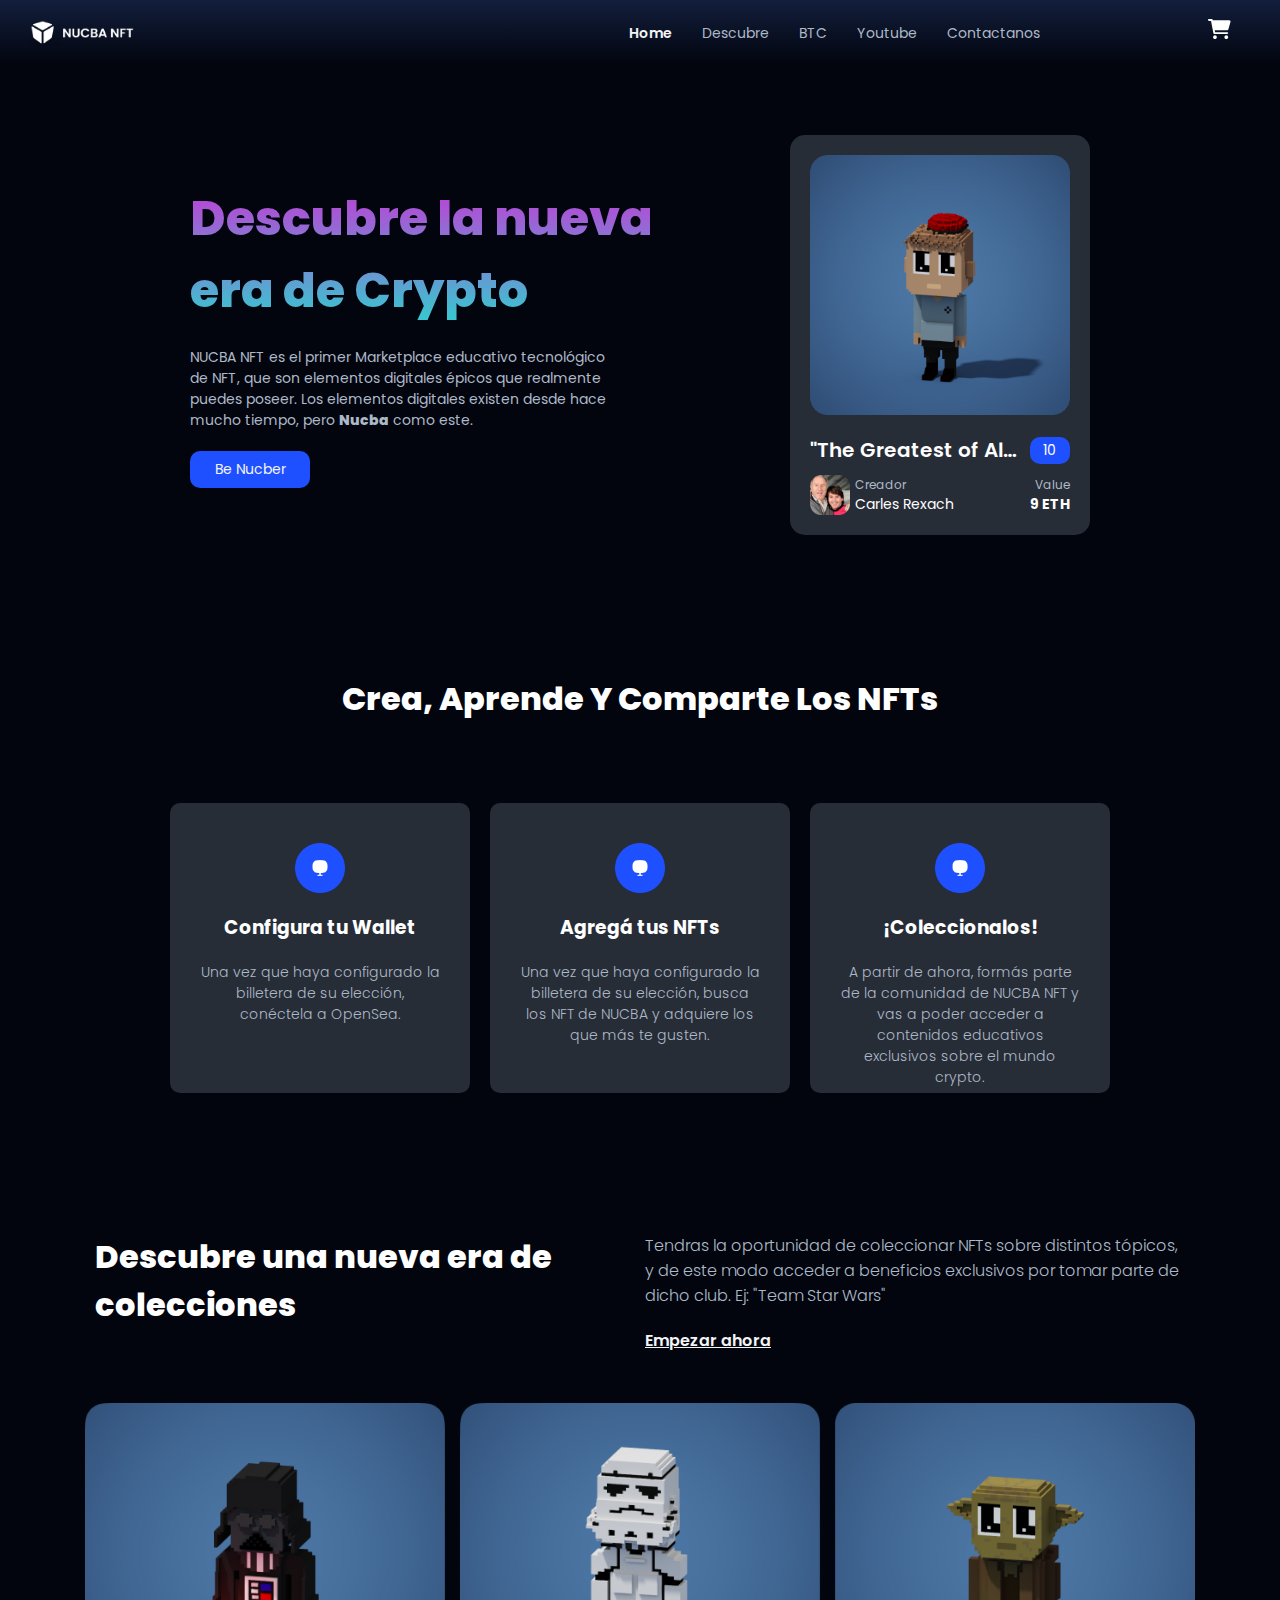
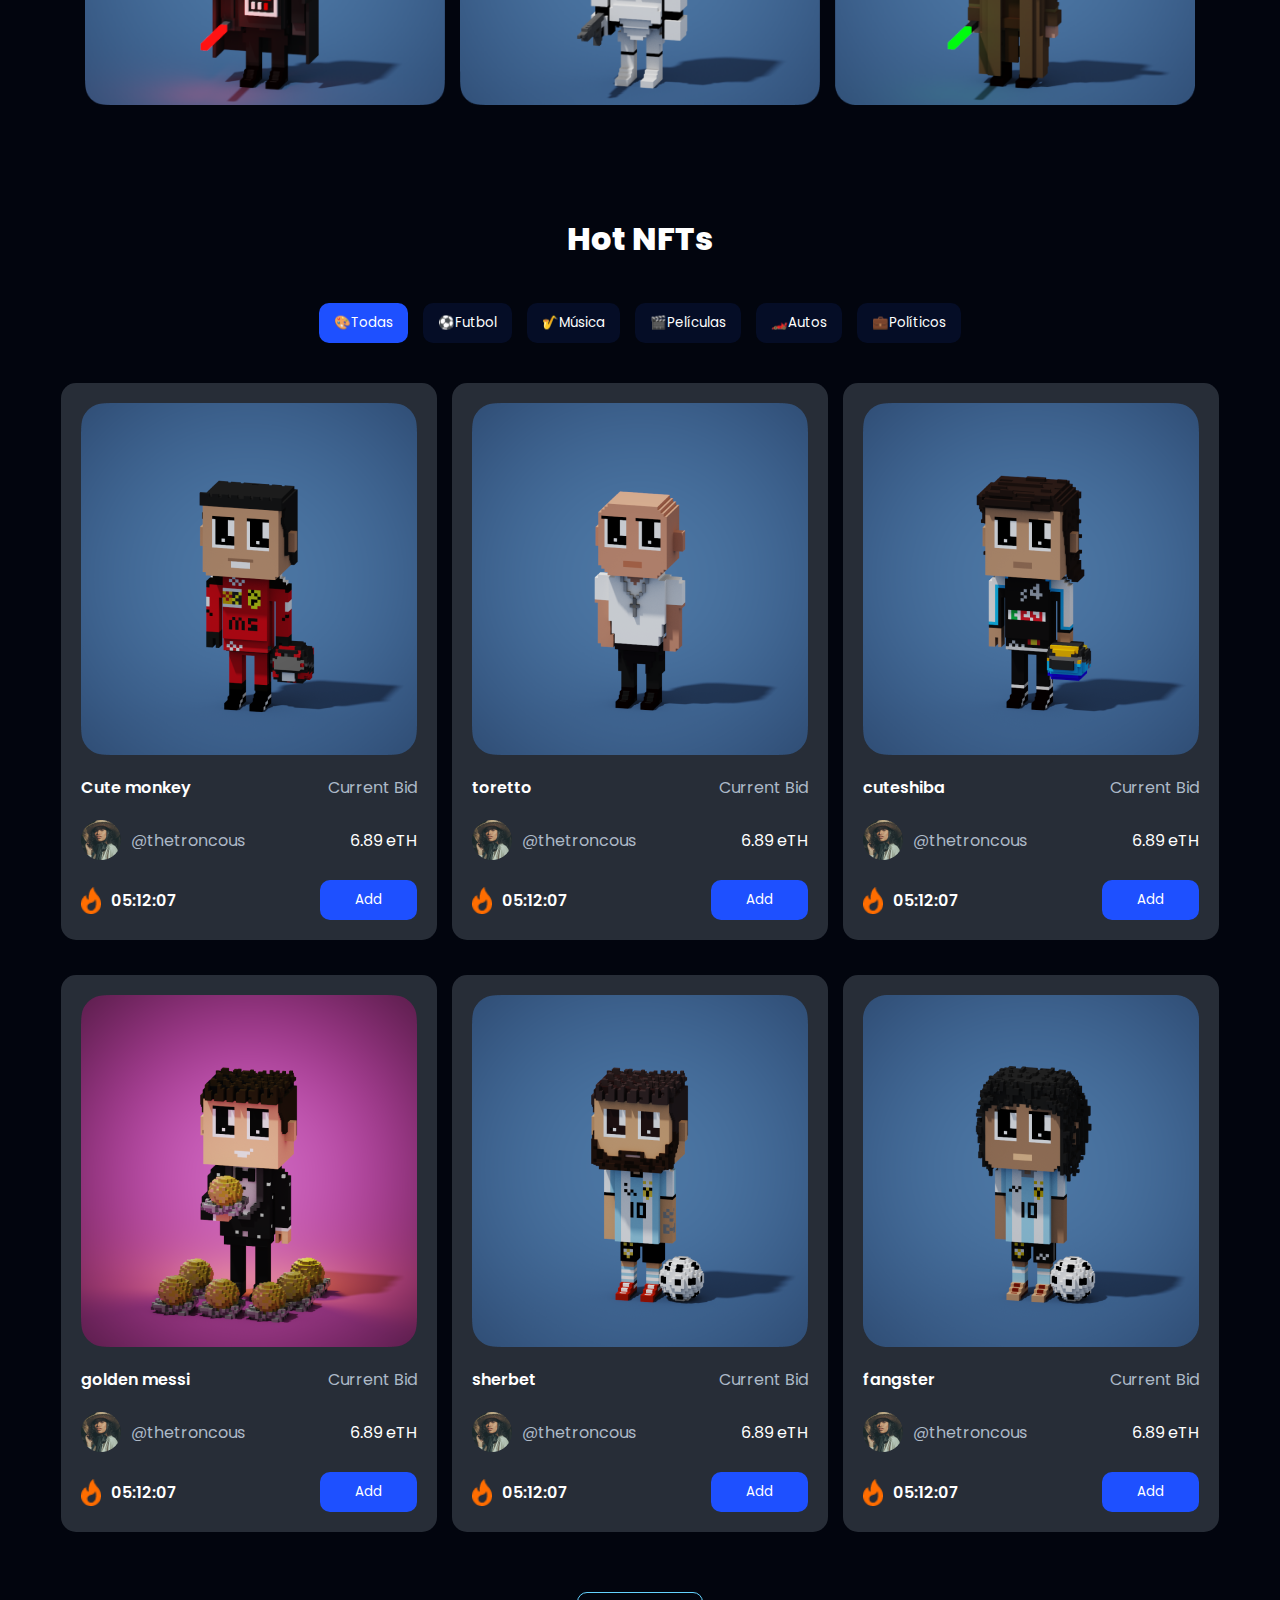
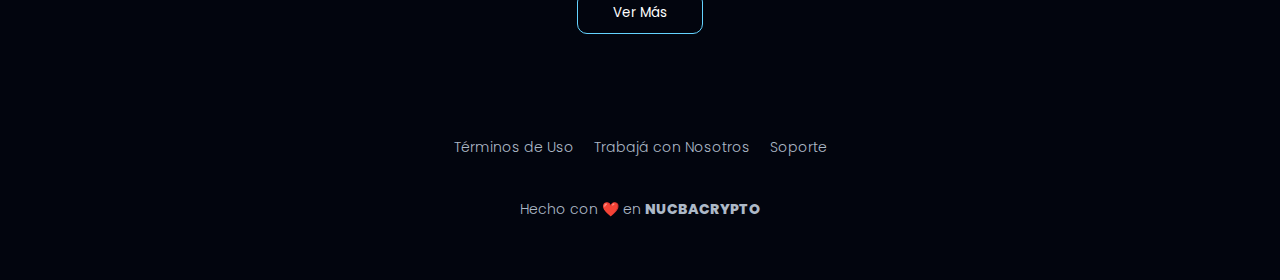
<file: diseño-web/nucba-nft/index.html>
<!DOCTYPE html>
<html lang="en">

<head>
  <meta charset="UTF-8" />
  <meta http-equiv="X-UA-Compatible" content="IE=edge" />
  <meta name="viewport" content="width=device-width, initial-scale=1.0" />
  <title>NFT Landing</title>
  <link rel="stylesheet" href="./assets/styles.css" />
  <link rel="stylesheet" href="./assets/mediaqueries.css" />
</head>

<body>

  <header>
    <img src="./assets/img/logo.png" alt="Logo de Nucba"
    class="logo">
    <nav class="navbar">

      <label for="menu-toggle" class="menu-label">
        <img src="./assets/img/menu.png" alt="menuIcon" class="menu-icon">
      </label>
      <input type="checkbox" id="menu-toggle">

      <ul class="navbar-list">
        <li> <a href="#"> Home </a> </li>
        <li> <a href="#"> Descubre </a> </li>
        <li> <a href="#"> BTC </a> </li>
        <li> <a href="#"> Youtube </a> </li>
        <li> <a href="#"> Contactanos </a> </li>
      </ul>
      <!-- <img src="./assets/img/cart-icon.svg" alt="Carrito"
      class="cart-icon"> -->
      <label for="cart-toggle">
        <img src="./assets/img/cart-icon.svg" alt="Carrito"
        class="cart-icon">
      </label>
      <input type="checkbox" id="cart-toggle">

      <div class="cart">
        <h2>Tus NFTs</h2>

        <div class="cart-item">
          <img src="./assets/img/cart/cart-img.png" alt="NFT del carrito">
          <div class="item-info">
            <h3 class="item-title">Messi</h3>
            <p class="item-bid">Current bid</p>
            <span class="item-price">4.8 ETH</span>
          </div>
          <div class="item-handler">
            <span class="quantity-handler down"> - </span>
            <span class="item-quantity"> 1 </span>
            <span class="quantity-handler up"> + </span>
          </div>
        </div>
        <div class="cart-item">
          <img src="./assets/img/cart/cart-img.png" alt="NFT del carrito">
          <div class="item-info">
            <h3 class="item-title">Messi</h3>
            <p class="item-bid">Current bid</p>
            <span class="item-price">4.8 ETH</span>
          </div>
          <div class="item-handler">
            <span class="quantity-handler down"> - </span>
            <span class="item-quantity"> 1 </span>
            <span class="quantity-handler up"> + </span>
          </div>
        </div>
        <div class="cart-item">
          <img src="./assets/img/cart/cart-img.png" alt="NFT del carrito">
          <div class="item-info">
            <h3 class="item-title">Messi</h3>
            <p class="item-bid">Current bid</p>
            <span class="item-price">4.8 ETH</span>
          </div>
          <div class="item-handler">
            <span class="quantity-handler down"> - </span>
            <span class="item-quantity"> 1 </span>
            <span class="quantity-handler up"> + </span>
          </div>
        </div>
        <div class="cart-item">
          <img src="./assets/img/cart/cart-img.png" alt="NFT del carrito">
          <div class="item-info">
            <h3 class="item-title">Messi</h3>
            <p class="item-bid">Current bid</p>
            <span class="item-price">4.8 ETH</span>
          </div>
          <div class="item-handler">
            <span class="quantity-handler down"> - </span>
            <span class="item-quantity"> 1 </span>
            <span class="quantity-handler up"> + </span>
          </div>
        </div>
        <div class="cart-item">
          <img src="./assets/img/cart/cart-img.png" alt="NFT del carrito">
          <div class="item-info">
            <h3 class="item-title">Messi</h3>
            <p class="item-bid">Current bid</p>
            <span class="item-price">4.8 ETH</span>
          </div>
          <div class="item-handler">
            <span class="quantity-handler down"> - </span>
            <span class="item-quantity"> 1 </span>
            <span class="quantity-handler up"> + </span>
          </div>
        </div>
        <div class="cart-item">
          <img src="./assets/img/cart/cart-img.png" alt="NFT del carrito">
          <div class="item-info">
            <h3 class="item-title">Messi</h3>
            <p class="item-bid">Current bid</p>
            <span class="item-price">4.8 ETH</span>
          </div>
          <div class="item-handler">
            <span class="quantity-handler down"> - </span>
            <span class="item-quantity"> 1 </span>
            <span class="quantity-handler up"> + </span>
          </div>
        </div>

        <span class="divider"></span>

        <div class="cart-total">
          <p>total: </p>
          <span>18.3</span>
        </div>
        <button class="btn-add">Comprar</button>
      </div>



    </nav>
  </header>

  <main>

    <section id="hero">
      <div class="hero-info">
        <h1>
          Descubre la nueva era de Crypto
        </h1>
        <p>
          NUCBA NFT es el primer Marketplace educativo tecnológico de NFT, que son elementos digitales épicos que realmente puedes poseer. Los elementos digitales existen desde hace mucho tiempo, pero <span> Nucba </span> como este.
        </p>
        <a href="#">Be Nucber</a>
      </div>

      <div class="hero-card">
        <img src="./assets/img/hero/hero-card.png" alt="BTC EJEMPLO">
        <div class="hero-card-info">
          <div class="hero-card-top">
            <h3>"The Greatest of All Time"</h3>
            <span>10</span>
          </div>

          <div class="hero-card-bottom">
            <div class="hero-card-creator">
              <img src="./assets/img/hero/creator.png" alt="Imagen de Carles">
              <div class="creator-info">
                <p>Creador</p>
                <p>Carles Rexach</p>
              </div>
            </div>

            <div class="hero-card-price">
              <p>Value</p>
              <span>9 ETH</span>
            </div>
          </div>
        </div>
      </div>

    </section>

    
  </div>
  
  <section id="info">
    <h2> Crea, Aprende Y Comparte Los NFTs </h2>
  
    <div class="info-cards-container">
  
      <div  class="info-card">
        <img src="./assets/img/info/info-icon.png" alt="">
        <h3>Configura tu Wallet</h3>
        <p>Una vez que haya configurado la billetera de su elección, conéctela a OpenSea.</p>
      </div>
      <div  class="info-card">
        <img src="./assets/img/info/info-icon.png" alt="">
        <h3>Agregá tus NFTs</h3>
        <p>Una vez que haya configurado la billetera de su elección, busca los NFT de NUCBA y adquiere los que más te gusten.</p>
      </div>
      <div  class="info-card">
        <img src="./assets/img/info/info-icon.png" alt="">
        <h3>¡Coleccionalos!</h3>
        <p>A partir de ahora, formás parte de la comunidad de NUCBA NFT y vas a poder acceder a contenidos educativos exclusivos sobre el mundo crypto.</p>
      </div>
    </section>

    <section id="discover">
      <div class="discover-info">
        <h2>Descubre una nueva era de colecciones</h2>
        <div class="discover-text">
          <p>
            Tendras la oportunidad de coleccionar NFTs sobre distintos tópicos, y de este modo acceder a beneficios exclusivos por tomar parte de dicho club. Ej: "Team Star Wars"
          </p>
          <a href="#"> Empezar ahora</a>
        </div>
      </div>

      <div class="discover-cards">
        <img src="./assets/img/discover/darth-vader.png" alt="dv">
        <img src="./assets/img/discover/trooper.png" alt="tropper">
        <img src="./assets/img/discover/yoda.png" alt="yoda">
      </div>
    </section>

    <section id="products">
      <h2>Hot NFTs</h2>
      <!-- categorías -->
      <div class="categories">
        <button class="category active">🎨Todas</button>
        <button class="category">⚽Futbol</button>
        <button class="category">🎷Música</button>
        <button class="category">🎬Películas</button>
        <button class="category">🏎️Autos</button>
        <button class="category">💼Políticos</button>
      </div>

      <!-- products -->
      <div class="products-container">
        <!-- producto 1 -->
        <div class="product">
          <img src="./assets/img/products/cutemonkey.png" alt="cutemonkey">
          <div class="product-info">
            <!-- top -->
            <div class="product-top">
              <h3>Cute monkey</h3>
              <p>Current Bid</p>
            </div>

            <!-- mid -->
            <div class="product-mid">
              <div class="product-user">
                <img src="./assets/img/user.png" alt="user">
                <p>@thetroncous</p>
              </div>
              <span>6.89 eTH</span>
            </div>

            <!-- bottom -->
            <div class="product-bot">
              <div class="offer-time">
                <img src="./assets/img/fire.png" alt="user">
                <p>05:12:07</p>
              </div>
              <button class="btn-add">Add</button>
            </div>
          </div>
        </div>
        <!-- producto 2 -->
        <div class="product">
          <img src="./assets/img/products/toretto.png" alt="toretto">
          <div class="product-info">
            <!-- top -->
            <div class="product-top">
              <h3>toretto</h3>
              <p>Current Bid</p>
            </div>

            <!-- mid -->
            <div class="product-mid">
              <div class="product-user">
                <img src="./assets/img/user.png" alt="user">
                <p>@thetroncous</p>
              </div>
              <span>6.89 eTH</span>
            </div>

            <!-- bottom -->
            <div class="product-bot">
              <div class="offer-time">
                <img src="./assets/img/fire.png" alt="user">
                <p>05:12:07</p>
              </div>
              <button class="btn-add">Add</button>
            </div>
          </div>
        </div>
        <!-- producto 3 -->
        <div class="product">
          <img src="./assets/img/products/cuteshiba.png" alt="cuteshiba">
          <div class="product-info">
            <!-- top -->
            <div class="product-top">
              <h3>cuteshiba</h3>
              <p>Current Bid</p>
            </div>

            <!-- mid -->
            <div class="product-mid">
              <div class="product-user">
                <img src="./assets/img/user.png" alt="user">
                <p>@thetroncous</p>
              </div>
              <span>6.89 eTH</span>
            </div>

            <!-- bottom -->
            <div class="product-bot">
              <div class="offer-time">
                <img src="./assets/img/fire.png" alt="user">
                <p>05:12:07</p>
              </div>
              <button class="btn-add">Add</button>
            </div>
          </div>
        </div>
        <!-- producto 4 -->
        <div class="product">
          <img src="./assets/img/products/daovinci.png" alt="golden messi">
          <div class="product-info">
            <!-- top -->
            <div class="product-top">
              <h3>golden messi</h3>
              <p>Current Bid</p>
            </div>

            <!-- mid -->
            <div class="product-mid">
              <div class="product-user">
                <img src="./assets/img/user.png" alt="user">
                <p>@thetroncous</p>
              </div>
              <span>6.89 eTH</span>
            </div>

            <!-- bottom -->
            <div class="product-bot">
              <div class="offer-time">
                <img src="./assets/img/fire.png" alt="user">
                <p>05:12:07</p>
              </div>
              <button class="btn-add">Add</button>
            </div>
          </div>
        </div>
        <!-- producto 5 -->
        <div class="product">
          <img src="./assets/img/products/sherbet.png" alt="sherbet">
          <div class="product-info">
            <!-- top -->
            <div class="product-top">
              <h3>sherbet</h3>
              <p>Current Bid</p>
            </div>

            <!-- mid -->
            <div class="product-mid">
              <div class="product-user">
                <img src="./assets/img/user.png" alt="user">
                <p>@thetroncous</p>
              </div>
              <span>6.89 eTH</span>
            </div>

            <!-- bottom -->
            <div class="product-bot">
              <div class="offer-time">
                <img src="./assets/img/fire.png" alt="user">
                <p>05:12:07</p>
              </div>
              <button class="btn-add">Add</button>
            </div>
          </div>
        </div>
        <!-- producto 6 -->
        <div class="product">
          <img src="./assets/img/products/fangster.png" alt="fangster">
          <div class="product-info">
            <!-- top -->
            <div class="product-top">
              <h3>fangster</h3>
              <p>Current Bid</p>
            </div>

            <!-- mid -->
            <div class="product-mid">
              <div class="product-user">
                <img src="./assets/img/user.png" alt="user">
                <p>@thetroncous</p>
              </div>
              <span>6.89 eTH</span>
            </div>

            <!-- bottom -->
            <div class="product-bot">
              <div class="offer-time">
                <img src="./assets/img/fire.png" alt="user">
                <p>05:12:07</p>
              </div>
              <button class="btn-add">Add</button>
            </div>
          </div>
        </div>
      </div>
      <button class="btn-load"> Ver Más</button>
    </section>

  </main>

  <footer>
    <div>
      <ul class="footer-links">
        <li><a href="#">Términos de Uso</a></li>
        <li><a href="#">Trabajá con Nosotros</a></li>
        <li><a href="#">Soporte</a></li>
      </ul>
    </div>
    <p>Hecho con ❤️ en <span>NUCBACRYPTO</span></p>
  </footer>

</body>

</html>
</file>
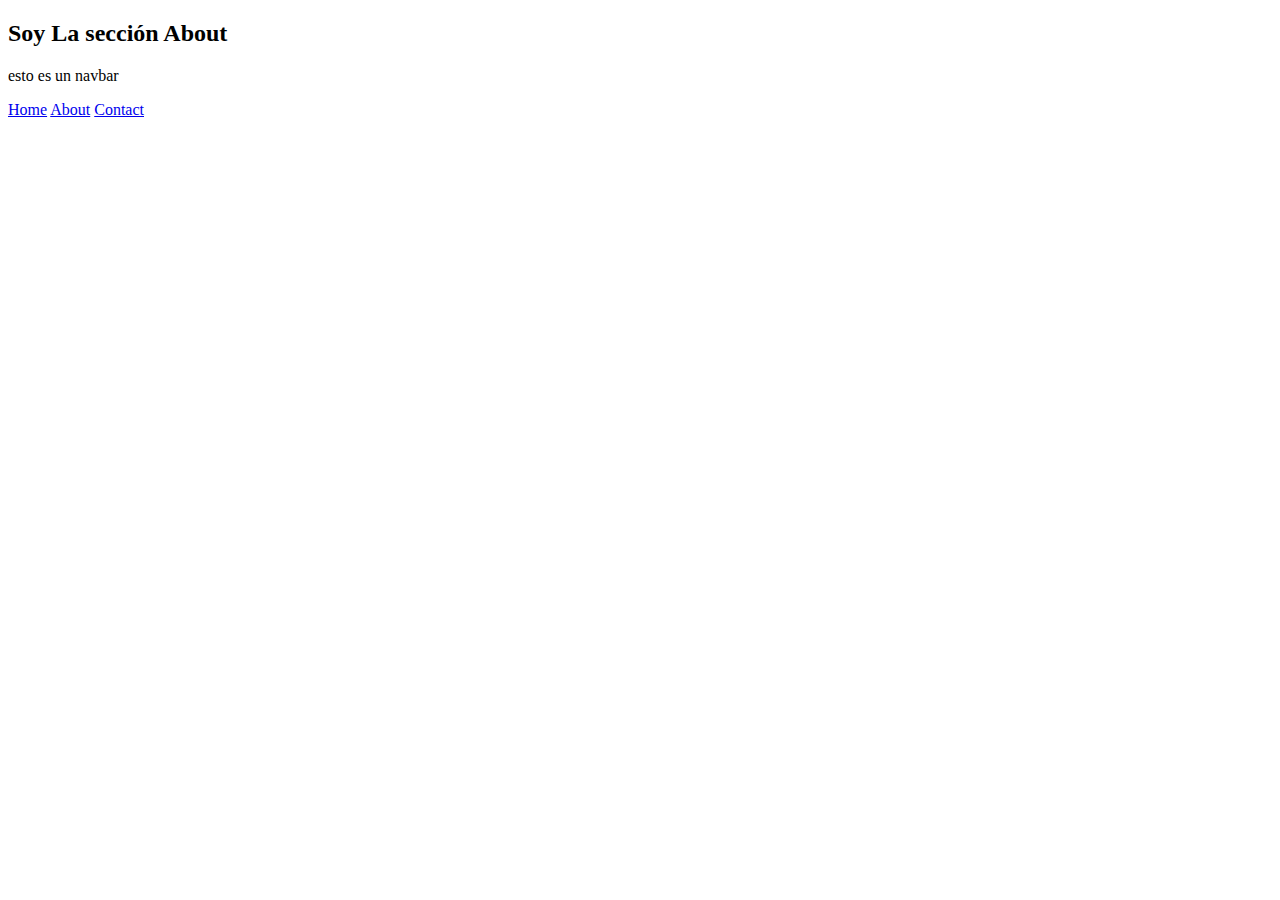
<file: about.html>
<!DOCTYPE html>
<html lang="en">
<head>
  <meta charset="UTF-8">
  <meta http-equiv="X-UA-Compatible" content="IE=edge">
  <meta name="viewport" content="width=device-width, initial-scale=1.0">
  <title>Document</title>
</head>
<body>
  <h2>Soy La sección About</h2>
  <header>
    <p>esto es un navbar</p>
    <nav>
      <a href="./index.html">Home</a>
      <a href="./about.html">About</a>
      <a href="./contact.html">Contact</a>
    </nav>
  </header>
</body>
</html>
</file>
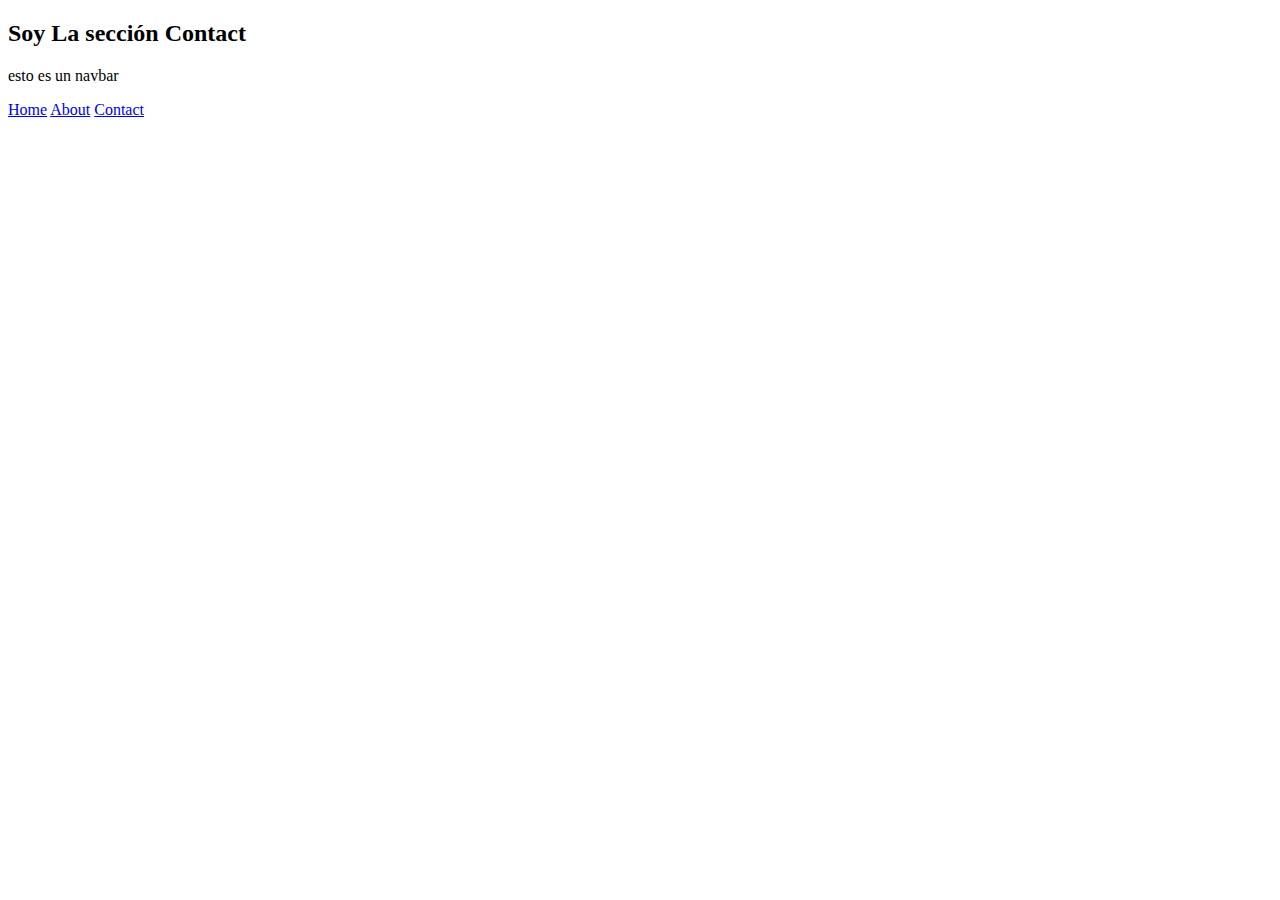
<file: contact.html>
<!DOCTYPE html>
<html lang="en">
<head>
  <meta charset="UTF-8">
  <meta http-equiv="X-UA-Compatible" content="IE=edge">
  <meta name="viewport" content="width=device-width, initial-scale=1.0">
  <title>Document</title>
</head>
<body>
  <h2>Soy La sección Contact</h2>
  <header>
    <p>esto es un navbar</p>
    <nav>
      <a href="./index.html">Home</a>
      <a href="./about.html">About</a>
      <a href="./contact.html">Contact</a>
    </nav>
  </header>
</body>
</html>
</file>
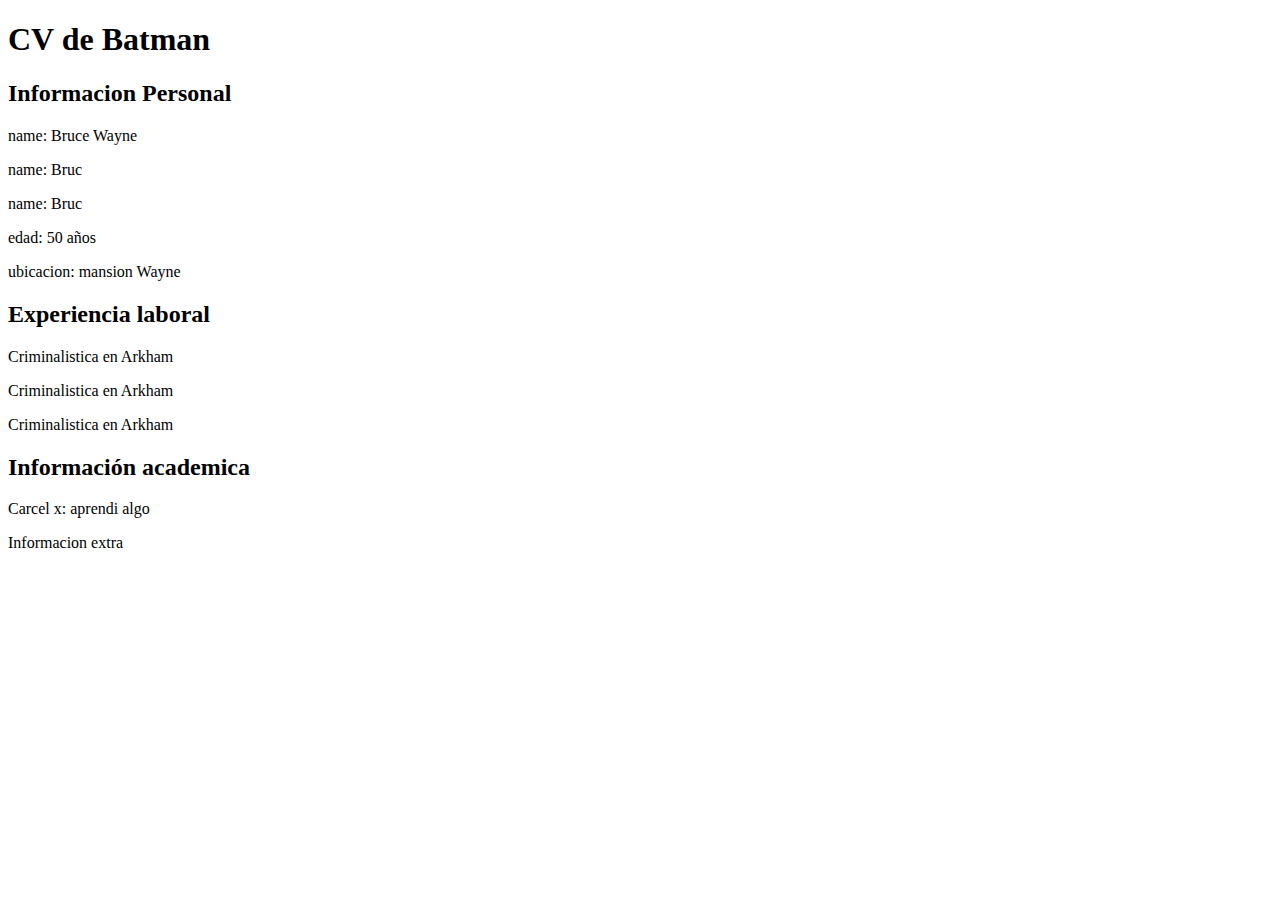
<file: cv.html>
<!DOCTYPE html>
<html lang="en">
<head>
  <meta charset="UTF-8">
  <meta http-equiv="X-UA-Compatible" content="IE=edge">
  <meta name="viewport" content="width=device-width, initial-scale=1.0">
  <title>Document</title>
</head>
<body>
  <header>
    <h1> CV de Batman </h1>
  </header>
  <aside>
    <h2>Informacion Personal</h2>
    <p>name: Bruce Wayne</p>
    <p>name: Bruc</p>
    <p>name: Bruc</p>
    <p>edad: 50 años</p>
    <p>ubicacion: mansion Wayne</p>
  </aside>
  <main>
    <h2>Experiencia laboral</h2>
    <p> Criminalistica en Arkham </p>
    <p> Criminalistica en Arkham </p>
    <p> Criminalistica en Arkham </p>

    <h2>Información academica</h2>

    <p> Carcel x: aprendi algo </p>
  </main>
  <footer>
    Informacion extra
  </footer>
</body>
</html>
</file>
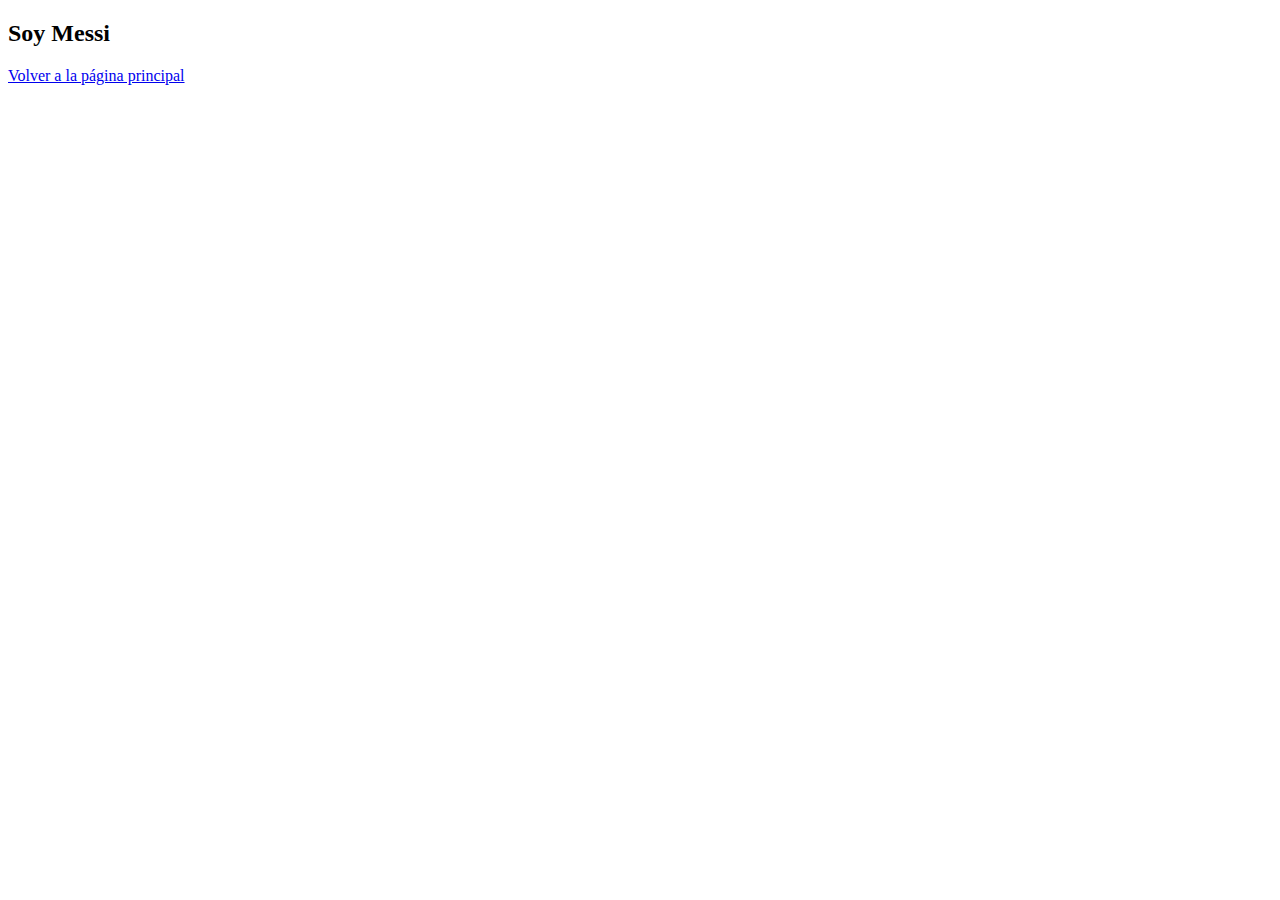
<file: informacionMessi.html>
<!DOCTYPE html>
<html lang="en">
<head>
  <meta charset="UTF-8">
  <meta http-equiv="X-UA-Compatible" content="IE=edge">
  <meta name="viewport" content="width=device-width, initial-scale=1.0">
  <title>Document</title>
</head>
<body>
  <h2>Soy Messi</h2>
  <a href="./index.html"> Volver a la página principal </a>
</body>
</html>
</file>
<file: diseño-web/clase-10-gradientes-y-mq-clase/styles.css>
@import url("https://fonts.googleapis.com/css2?family=Montserrat:wght@300;400;600;700;800;900&family=Poppins:wght@300;400;500;600;700;800&display=swap");

:root {
  /* bg colors */
  --black: #02050e;
  --grey: #272d37;
  --white: #f0fbff;
  --blue: #0c1221;
  --red: #b21c05;
  --green: #168208;
  --yellow: #ffff00;
}

* {
  margin: 0;
  padding: 0;
  box-sizing: border-box;
  font-family: "Poppins", sans-serif;
  text-decoration: none;
  list-style-type: none;
}

body {
  background-color: var(--black);
  height: 100vh;
  width: 100%;
  display: flex;
  justify-content: center;
  align-items: center;
}

.container {
  height: 90%;
  width: 90%;
  background-color: var(--grey);
  border-radius: 15px;
  display: flex;
  align-items: center;
  justify-content: space-around;
}

.caja {
  width: 200px;
  height: 200px;
  background: var(--blue);
  color: var(--white);
  border-radius: 15px;
  display: flex;
  align-items: center;
  justify-content: center;
}

.caja1{
  display: flex;
  justify-content: center;
  flex-direction: column;
  align-items: center;
  gap: 30px;
}

.span{
  width: 70%;
  height: 5px;
  background-color: white;
}

/* .caja1{
  background: radial-gradient(#f69d3c, #3f87a6);
  background: repeating-linear-gradient(#f69d3c, #3f87a6 50px);
  background: linear-gradient(#f69d3c, #3f87a6);
  background: linear-gradient(to left, #f69d3c, #3f87a6);
}

.caja2 {
  background: linear-gradient(to right, white, transparent);
  color: transparent;
  background-clip: text;
  -webkit-background-clip: text;
  font-size: 22px;
}

.caja3{
  background: linear-gradient(to left, white, black);
}

.caja3 span{
  background: linear-gradient(to left, black, white);
  color: transparent;
  background-clip: text;
  -webkit-background-clip: text;
  font-size: 18px;
} */

@media (max-width: 1200px){
  body {
    background-color: var(--grey);
  }
  .container{
    background-color: var(--black);
  }
  .caja {
    background-color: var(--white);
    color: var(--black);
    font-size: 16px;
  }
}

@media (max-width: 992px){
  .container{
    flex-direction: column;
    justify-content: center;
    gap: 50px;
  }
  .caja {
    width: 90%;
    height: 100px;
  }
}

@media (max-width: 768px){
  .caja {
    background-color: yellow;
  }
  .caja1 {
    border-radius: 0px;
  }
  .caja2 {
    border-radius: 35px;
  }
  .caja3 {
    font-family: 'Lucida Sans', 'Lucida Sans Regular', 'Lucida Grande', 'Lucida Sans Unicode', Geneva, Verdana, sans-serif;
    font-size: 25px;
  }
}

@media (max-width: 576px){
  .container {
    width: 100%;
    height: 100vh;
    background-color: var(--green);
  }

  .caja{
    background-color: var(--red);
    color: white;
    font-size: 25px;
    border: 2px dashed var(--yellow);
  }

  .caja2 {
    justify-content: flex-start;
    padding-left: 30px;
  }
  .caja3 {
    justify-content: flex-end;
    padding-right: 30px;
  }

  .caja1 {
    display: none;
  }
}
</file>
<file: diseño-web/clase-10-gradientes-y-mq-clase/mobile-first.css>
@import url("https://fonts.googleapis.com/css2?family=Montserrat:wght@300;400;600;700;800;900&family=Poppins:wght@300;400;500;600;700;800&display=swap");

:root {
  /* bg colors */
  --black: #02050e;
  --grey: #272d37;
  --white: #f0fbff;
  --blue: #0c1221;
  --red: #b21c05;
  --green: #168208;
  --yellow: #ffff00;
}

* {
  margin: 0;
  padding: 0;
  box-sizing: border-box;
  font-family: "Poppins", sans-serif;
  text-decoration: none;
  list-style-type: none;
}

body {
  background-color: var(--black);
  height: 100vh;
  width: 100%;
  display: flex;
  justify-content: center;
  align-items: center;
}

.container {
  height: 90%;
  width: 90%;
  background-color: var(--grey);
  border-radius: 15px;
  display: flex;
  align-items: center;
  justify-content: space-around;
  gap: 20px;
  flex-direction: column;
}

.caja {
  background: var(--blue);
  color: var(--white);
  width: 90%;
  height: 150px;
  display: flex;
  justify-content: center;
  align-items: center;
}


@media (min-width: 576px){
  .container {
    max-width: 600px;
  }
  .caja {
    background-color: var(--red);
    font-size: 32px;
  }
}

@media (min-width: 768px){
  .container{
    border-radius: 30px;
    background-color: var(--green);
  }
  .caja{
    border-radius: 30px;
  }

  .caja2{
    display: none;
  }
}

@media (min-width: 820px){
  .caja:first-child{
    order: 3
  }
  .caja:last-child{
    order: 1
  }
}

@media (min-width: 992px){
  .container{
    flex-direction: row;
    justify-content: space-around;
    align-items: center;
  }
  .caja{
    width: 30%;
    height: 30%;
    /* width: 25vw;
    height: 25vh; */
    /* width: 150px;
    height: 200px; */
    font-size: 22px;
    text-align: center;
  }

  .caja2 {
    display: flex;
    align-self: flex-start;
  }
}

@media (min-width: 1200px){
  body{
    background-color: var(--black);
  }
  .container{
    max-width: 1200px;
    background-color: var(--white);
  }
  .caja{
    background-color: var(--grey);
    color: var(--white);
  }
  .caja3{
    display: flex;
    justify-content: center;
    align-items: center;
    gap: 10px;
  }
}
</file>
<file: diseño-web/clase-12/base.css>
/* Importar la fuente Poppins de google fonts */
@import url("https://fonts.googleapis.com/css2?family=Poppins:ital,wght@0,100;0,200;0,300;0,400;0,500;0,600;0,700;0,800;0,900;1,100;1,200;1,300;1,400;1,500;1,600;1,700;1,800;1,900&display=swap");

/*Resetear los estilos por defecto de los navegadores */
* {
  margin: 0;
  padding: 0;
  box-sizing: border-box;
}

/*Fondo general de la página, color de letra general, fuente general y padding en los costados para que no quede pegado al borde*/
body {
  background: #131415;
  color: #f9fafb;
  font-family: "Poppins", sans-serif;
  padding: 3rem;
  max-width: 1000px;
}

h1 {
  font-size: 3rem;
  font-weight: 800;
  margin-bottom: 2rem;
}
h2 {
  margin-top: 2rem;
  font-size: 2rem;
  font-weight: 400;
}

h3 {
  font-size: 25px;
  margin: 20px 0;
}

hr {
  border: 2px solid #e11d48;
  background-color: #e11d48;
  max-width: 950px;
}

.code {
  padding: 5px 15px;
  background: #6b7280;
  border-radius: 0.5rem;
  margin: 1rem 0;
  width: fit-content;
}

.logo {
  width: 40px;
}

a {
  text-decoration: none;
  color: #f9fafb;
}
</file>
<file: diseño-web/clase-12/style.css>
/* Estilos de la clase */

.container {
  background-color: #282828;
  display: flex;
  padding: 16px;
  border-radius: 16px;
  margin: 20px 0;
  gap: 20px;
}

.text-span {
  color: #ff005c;
  font-size: 20px;
  margin: 20px 0;
}

.hover {
  background-color: crimson;
  padding: 10px;
  border-radius: 1rem;
  transition: all 0.5s ease;

}

.hover:hover {
  background: #8c54fb;
  transition: all 0.5s ease;
}

/* active */

.active:active {
  color: crimson;
  transition: all 0.5s ease;
}


/* visited */

.visited:visited {
  color: #8c54fb;
}


/* link */

.link:link {
  color: crimson;
}

.second-link:link {
  color: crimson;
}


/* focus */

.focus-input {
  padding: 20px 40px;
  border-radius: 0.5rem;
  outline: none;
  border: none;
}

.focus-input:focus {
  border: 3px solid green;
}


/* Cajas */

.caja {
  display: flex;
  width: 200px;
  height: 200px;
  background-color: crimson;
  border-radius: 1rem;
  justify-content: center;
  align-items: center;
}


/* first-child */

.first .caja:first-child {
  background: #8c54fb;
}

/* .caja:last-child {
  background: #8c54fb;
} */


/* last-child */

.last .caja:last-child {
  background: #8c54fb;
}

/* first-of-type  */

.fot .caja:first-of-type {
  background: #8c54fb;
}

/* nth-child odd*/

.odd .caja:nth-child(odd) {
  background: #8c54fb;
}


/* nth-child even */

.even .caja:nth-child(even) {
  background: #8c54fb;
}


/* nth-child-number  */

.number .caja:nth-child(3) {
  background: #8c54fb;
}

/* nth-child-n */

.number-n .caja:nth-child(2n + 1) {
  background: #8c54fb;
}

/* first-letter */

.first-letter::first-letter{
  color: crimson;
  font-size: 2rem;
  letter-spacing: 0.2rem;
}


/* first-line */

.first-line::first-line{
  color: crimson;
}


/* before */

.relative {
  position: relative;
}

.before::before{
  content: "";
  position: absolute;
  left: 15px;
  bottom: 25px;
  /* left: 0;
  bottom: -2px; */
  height: 2px;
  width: 0;
  background-color: #ff005c;
  transition: width 0.3s ease;
}

.before:hover::before {
  width: 170px;
  /* width: 100%; */
}


/* after */

.after::after{
  content: "()";
}


/* placeholder */

.input-placeholder {
  outline: none;
  border: none;
  padding: 10px;
  background-color: #282828;
}

.input-placeholder::placeholder {
  color: white;
}
</file>
<file: diseño-web/clase-7/base.css>
/* Importar la fuente Poppins de google fonts */
@import url("https://fonts.googleapis.com/css2?family=Poppins:ital,wght@0,100;0,200;0,300;0,400;0,500;0,600;0,700;0,800;0,900;1,100;1,200;1,300;1,400;1,500;1,600;1,700;1,800;1,900&display=swap");

/*Resetear los estilos por defecto de los navegadores */
* {
  margin: 0;
  padding: 0;
  box-sizing: border-box;
}

/*Fondo general de la página, color de letra general, fuente general y padding en los costados para que no quede pegado al borde*/
body {
  background: #131415;
  color: #f9fafb;
  font-family: "Poppins", sans-serif;
  padding: 3rem;
  max-width: 1000px;
}

h1 {
  font-size: 3rem;
  font-weight: 800;
  margin-bottom: 2rem;
}
h2 {
  margin-top: 2rem;
  font-size: 2rem;
  font-weight: 400;
}

h3 {
  font-size: 25px;
  margin: 20px 0;
}

hr {
  border: 2px solid #e11d48;
  background-color: #e11d48;
  max-width: 950px;
}

.code {
  padding: 5px 15px;
  background: #6b7280;
  border-radius: 0.5rem;
  margin: 1rem 0;
  width: fit-content;
}

.logo {
  width: 40px;
}

a {
  text-decoration: none;
  color: #f9fafb;
}
</file>
<file: diseño-web/clase-7/style.css>
/* Estilos de la clase */
.container {
  background-color: #282828;
  padding: 16px;
  border-radius: 16px;
  margin: 20px 0;
}

.text-span {
  color: #ff005c;
  font-size: 20px;
  margin: 20px 0;
}


/* Cajas que vamos a usar para los ejemplos de clase*/

.caja-flex{
  background: #8c54fb;
  width: 120px;
  height: 120px;
  display: flex;
  border-radius: 1rem;
  justify-content: center;
  align-items: center;
}

.caja-flex:nth-child(2){
  background-color: crimson;
}

/*Flex-direction*/

.row{
  display: flex;
  flex-direction: row;
  gap: 10px
}

.reverse{
  display: flex;
  flex-direction: row-reverse;
  gap: 10px
}

.column{
  display: flex;
  flex-direction: column;
  gap: 10px
}

.col-reverse{
  display: flex;
  flex-direction: column-reverse;
  gap: 10px
}

.wrap{
  display: flex;
  gap: 10px;
  max-width: 300px;
  flex-wrap: wrap;
}
.no-wrap{
  display: flex;
  gap: 10px;
  max-width: 300px;
  flex-wrap: nowrap;
}

.flow{
  display: flex;
  gap: 10px;
  max-width: 300px;
  flex-flow: row wrap;
  /* 
  flex-direction: row;
  flex-wrap: wrap; 
  */
}

/* justify content */

.jc-start{
  display: flex;
  justify-content: flex-start;
  gap: 10px;
}

.jc-end{
  display: flex;
  justify-content: flex-end;
  gap: 10px;
}

.jc-center{
  display: flex;
  justify-content: center;
  gap: 10px;
}

/* Distribuir items uniformemente
El primer item al inicio, el último al final */
.jc-between{
  display: flex;
  justify-content: space-between;
}

/* Distribuir items uniformemente
Los items tienen el mismo espacio a su alrededor */
.jc-around{
  display: flex;
  justify-content: space-around;
}

/* align items */

.column-container{
  min-height: 300px;
  background-color: #282828;
  padding: 16px;
  border-radius: 16px;
  margin: 20px 0;
}

.ai-start{
  display: flex;
  gap: 10px;
  align-items: flex-start;
}

.ai-end{
  display: flex;
  gap: 10px;
  align-items: flex-end;
}

.ai-center{
  display: flex;
  gap: 10px;
  align-items: center;
}

.ai-stretch{
  display: flex;
  gap: 10px;
  align-items: center;
  align-items: stretch;
}
.caja-flex-stretch{
  background-color: #ff005c;
  width: 100px;
  border-radius: 1rem;
  padding: 1rem;
}

.caja-flex-baseline{
  width: 100px;
  border-radius: 1rem;
  padding: 1rem;
}

.ai-baseline{
  display: flex;
  align-items: baseline;
  padding: 1rem;
}

.baseline-1{
  padding-top: 30px;
  background-color: #ff005c;
}

.baseline-2{
  padding-top: 100px;
  background-color: #8c54fb;
}

.baseline-3{
  padding-top: 50px;
  background-color: #ff005c;
}

.ac-container{
  height: 400px;
  background-color: #282828;
  border-radius: 1rem;
  padding: 1rem;
  max-width: 330px;
  display: flex;
  gap: 20px;
  margin: 1rem 0;
  flex-wrap: wrap;
}

.ac-start{
  align-content: flex-start;
}

.ac-end{
  align-content: flex-end;
}

.ac-center{
  align-content: center;
}
.ac-between{
  align-content: space-between;
}
.ac-around{
  align-content: space-around;
}
.ac-stretch{
  width: fit-content;
  height: 500px;
  align-content: stretch;
}
.caja-stretch{
  width: 100px;
  height: auto;
}


/* order */

.flex{
  display: flex;
  gap: 20px;
}

.order-1{
  order: 2;
}

.order-2{
  order: 3;
}

.order-3{
  order: 1;
}

/* Grow */

.grow-1 {
  flex-grow: 2;
}
.grow-2 {
  flex-grow: 3;
}

/* shrink */

.contenedor-shrink{
  max-width: 300px;
}

.shrink-1{
  flex-shrink: 1;
}
.shrink-2{
  flex-shrink: 2;
}
.shrink-3{
  flex-shrink: 2;
}

/* basis */

.self{
  display: flex;
  justify-content: center;
  align-items: center;
  gap: 10px;
  min-height: 400px;
}

.basis-1 {
  flex-basis: 330px;
}
.basis-2 {
  flex-basis: 330px;
}
.basis-3 {
  flex-basis: 330px;
}

/* align-self */

.self-1 {
  align-self: flex-start;
}
.self-2 {
  align-self: flex-end;
}
.self-3 {
  align-self: center;
}
</file>
<file: diseño-web/clase13-animaciones/base.css>
/* Importar la fuente Poppins de google fonts */
@import url("https://fonts.googleapis.com/css2?family=Poppins:ital,wght@0,100;0,200;0,300;0,400;0,500;0,600;0,700;0,800;0,900;1,100;1,200;1,300;1,400;1,500;1,600;1,700;1,800;1,900&display=swap");

/*Resetear los estilos por defecto de los navegadores */
* {
  margin: 0;
  padding: 0;
  box-sizing: border-box;
}

/*Fondo general de la página, color de letra general, fuente general y padding en los costados para que no quede pegado al borde*/
body {
  background: #131415;
  color: #f9fafb;
  font-family: "Poppins", sans-serif;
  padding: 3rem;
  max-width: 1000px;
}

h1 {
  font-size: 3rem;
  font-weight: 800;
  margin-bottom: 2rem;
}
h2 {
  margin-top: 2rem;
  font-size: 2rem;
  font-weight: 400;
}

h3 {
  font-size: 25px;
  margin: 20px 0;
}

hr {
  border: 2px solid #e11d48;
  background-color: #e11d48;
  max-width: 950px;
}

.code {
  padding: 5px 15px;
  background: #6b7280;
  border-radius: 0.5rem;
  margin: 1rem 0;
  width: fit-content;
}

.logo {
  width: 40px;
}

a {
  text-decoration: none;
  color: #f9fafb;
}
</file>
<file: diseño-web/clase13-animaciones/style.css>
.container {
  background-color: #282828;
  display: flex;
  padding: 16px;
  border-radius: 16px;
  margin: 20px 0;
  gap: 20px;
}

.text-span {
  color: #ff005c;
  font-size: 20px;
  margin: 20px 0;
}

.caja {
  width: 200px;
  height: 200px;
  background: crimson;
  border-radius: 1rem;
  display: flex;
  justify-content: center;
  align-items: center;
}
/*Creamos la animación*/

@keyframes translateX {
  0% { /* estado inicial */
    transform: translateX(0);
  }
  100%{ /* estado final */
    transform: translateX(250%);
  }
}
@keyframes translateY {
  0% { /* estado inicial */
    transform: translateY(0);
  }
  100%{ /* estado final */
    transform: translateY(-150%);
  }
}
@keyframes translate {
  0% { /* estado inicial */
    transform: translate(0);
  }
  100%{ /* estado final */
    transform: translate(250%, -150%);
  }
}
@keyframes rotate {
  0% { /* estado inicial */
    transform: rotate(0deg);
  }
  100%{ /* estado final */
    transform: rotate(360deg);
  }
}
@keyframes rotate-negative {
  0% { /* estado inicial */
    transform: rotate(0deg);
  }
  100%{ /* estado final */
    transform: rotate(-360deg);
  }
}
@keyframes scaleX {
  0% { /* estado inicial */
    transform: scaleX(0.5);
  }
  100%{ /* estado final */
    transform: scaleX(1.3);
  }
}
@keyframes scaleY {
  0% { /* estado inicial */
    transform: scaleY(1);
  }
  100%{ /* estado final */
    transform: scaleY(1.3);
  }
}
@keyframes scale {
  0% { /* estado inicial */
    transform: scale(1);
  }
  100%{ /* estado final */
    transform: scale(1.3);
  }
}
@keyframes skewX {
  0% { /* estado inicial */
    transform: skewX(0deg);
  }
  100%{ /* estado final */
    transform: skewX(50deg);
  }
}
@keyframes skewY {
  0% { /* estado inicial */
    transform: skewY(0deg);
  }
  100%{ /* estado final */
    transform: skewY(50deg);
  }
}
@keyframes skew {
  0% { /* estado inicial */
    transform: skew(0deg, 0deg);
  }
  100%{ /* estado final */
    transform: skew(50deg, 50deg);
  }
}

/* Translate */

.translateX {
  animation: translateX 5s infinite;
}

.translateY {
  animation: translateY 2s infinite;
}

.translate {
  animation: translate 2s infinite;
}

/* Rotate */

.rotate {
  animation: rotate 2s infinite;
}

.rotate-negative {
  animation: rotate-negative 2s infinite;
}

/* Scale */

.scaleX {
  animation: scaleX 2s infinite;
}
.scaleY {
  animation: scaleY 2s infinite;
  background-color: #ad29ca;
}
.scale {
  animation: scale 2s infinite;
}
/* Skew */

.skewX {
  animation: skewX 2s infinite;
}
.skewY {
  animation: skewY 2s infinite;
  background-color: #ad29ca;
}
.skew {
  animation: skew 2s infinite;
}

/* transition */

.transition-duration {
  /* transition: all 1s ease; */
  transition-property: all;
  transition-duration: 1s;
  cursor: pointer
}
.transition-duration:hover {
  /* transition: all 1s ease; */
  background-color: #ad29ca;
  width: 250px;
  height: 250px;
  transition-property: all;
  transition-duration: 1s;
  cursor: pointer
}


/* transition timing function */

.transition-timig {
  transition-property: all;
  transition-duration: 3s;
  transition-timing-function: ease-in;
  cursor: pointer;
  text-align: center;
  padding: 0.5rem;
}
.transition-timig:hover {
  transition-property: all;
  transition-duration: 1s;
  transition-timing-function: ease-out;
  cursor: pointer;
  width: 250px;
  height: 250px;
  transform: rotate(10deg);
}


/* transition timing delay*/

.transition-delay{
  transition-property: all;
  transition-duration: 3s;
  transition-timing-function: ease-in;
  cursor: pointer;
  text-align: center;
  padding: 0.5rem;
}
.transition-delay:hover{
  transition-property: all;
  transition-duration: 1s;
  transition-timing-function: ease-out;
  cursor: pointer;
  width: 250px;
  transition-delay: 2s;
  height: 250px;
  transform: rotate(10deg);
}


/* transition shorthand */
.transition-shothand{
  cursor: pointer;
  text-align: center;
  padding: 0.5rem;
  transition: all 1s ease-in-out;
}
.transition-shothand:hover{
  cursor: pointer;
  width: 250px;
  height: 250px;
  transition: all 2s 1s ease-in-out;
  transform: rotate(10deg);
}

@keyframes moverCaja{
  0%{
    /* transform: translateX(0); */
    transform: rotateY(0deg);
  }
  100%{
    border-radius: 100%;
    transform: rotateY(360deg);
    background-color: #ad29ca;
    /* transform: translateX(600px); */
  }
}

.animada {
  animation-name: moverCaja;
  animation-duration: 2s;
}

.infinita {
  animation-iteration-count: infinite;
}

.alternada {
  animation-direction: alternate;
}

.delay{
  animation-delay: 4s;
  /* SOLO APLICA A LA PRIMERA ITERACION */
}

.timing{
  animation-timing-function: ease-in-out;
}

.paused:hover {
  animation-play-state: paused;
}

.animation-shorthand {
  animation: moverCaja 2s infinite alternate linear;
}
.animation-shorthand:hover {
  animation-play-state: paused;
}
</file>
<file: diseño-web/clase5/base.css>
/* Importar la fuente Poppins de google fonts */
@import url("https://fonts.googleapis.com/css2?family=Poppins:ital,wght@0,100;0,200;0,300;0,400;0,500;0,600;0,700;0,800;0,900;1,100;1,200;1,300;1,400;1,500;1,600;1,700;1,800;1,900&display=swap");

/*Resetear los estilos por defecto de los navegadores */
* {
  margin: 0;
  padding: 0;
  box-sizing: border-box;
}

/*Fondo general de la página, color de letra general, fuente general y padding en los costados para que no quede pegado al borde*/
body {
  background: #131415;
  color: #f9fafb;
  font-family: "Poppins", sans-serif;
  padding: 3rem;
  max-width: 1000px;
}

h1 {
  font-size: 3rem;
  font-weight: 800;
  margin-bottom: 2rem;
}
h2 {
  margin-top: 2rem;
  font-size: 2rem;
  font-weight: 400;
}

h3 {
  font-size: 25px;
  margin: 20px 0;
}

hr {
  border: 2px solid #e11d48;
  background-color: #e11d48;
  max-width: 950px;
}

.code {
  padding: 5px 15px;
  background: #6b7280;
  border-radius: 0.5rem;
  margin: 1rem 0;
  width: fit-content;
}

.logo {
  width: 40px;
}
</file>
<file: diseño-web/clase5/style.css>
.container{
  background-color: #282828;
  padding: 16px;
  border-radius: 16px;
  width: fit-content;
  margin: 20px 0;
}

.text-span{
  color: #ff005c;
  font-size: 20px;
  margin: 20px 0;
}

.caja{
  width: 100px;
  height: 100px;
  text-align: center;
  border-radius: 1rem;
  background-color: #6b7280;
  margin: 20px 0;
}

.caja-mediana{
  width: 200px;
  height: 200px;
  text-align: center;
  border-radius: 1rem;
  background-color: #6b7280;
  margin: 20px 0;
}

.caja-grande{
  width: 300px;
  height: 300px;
  text-align: center;
  border-radius: 1rem;
  background-color: #6b7280;
  margin: 0;
}

/* SELECTORES */
#selectorId{
  color: #8c54fb;
}

.selectorClase{
  color: #e11d48;
}

h5{
  color: #e11d48;
}


/* UNIDADES RELATIVAS */

.small-font{
  font-size: 10px;
}

.em{
  font-size: 2em;
}

.rem{
  font-size: 2rem;
}

.porcentaje{
  width: 50%;
  height: 50%;
  background-color: #8c54fb;
  border-radius: 1rem;
}

.vh{
  height: 10vh;
  background-color: #8c54fb;
}
.vw{
  height: 100px;
  width: 10vw;
  background-color: #8c54fb;
}

.bg-color{
  background-color: #dc143c;
  /* background-color: crimson;
  background-color: rgb(220, 20, 60); */
}

.bg-img{
  background-image: url('./img/bg-pattern.jpg');
  /* background-position: center; */
  background-size: cover;
  /* background-size: contain; */
  background-repeat: no-repeat;
}
.bg-repeat{
  background-image: url('./img/bg-repeat.png');
  /* background-repeat: repeat; */
}
.bg-attachment{
  background-image: url('./img/bg-pattern.jpg');
  background-attachment: fixed;
  background-position: center;
  background-size: cover;
}
.bg-position{
  background-image: url('./img/messi.webp');
  background-position: center;
}
.bg-size{
  background-size: cover;
}


.caja-shadow {
  background-color: #8c54fb;
  width: 300px;
  height: 300px;
  border-radius: 10px;
  margin: 40px 0;
}

.offsetXY{
  box-shadow: 25px 25px; /* offset-x offset-y */ 
}

.blurRadius {
  box-shadow: 25px 25px 5px;
}

.spreadRadius {
  box-shadow: 25px 25px 5px 5px;
}

.no-inset {
  box-shadow: 0px 0px 5px 5px #dc143c;
}

.inset {
  box-shadow: inset 0px 0px 5px 5px #dc143c;
}

@import url('https://fonts.googleapis.com/css2?family=Indie+Flower&display=swap');
@import url('https://fonts.googleapis.com/css2?family=Cherry+Bomb+One&display=swap');
.font-family {
  /* font-family: 'Indie Flower', cursive; */
  font-family: 'Cherry Bomb One', cursive;
}

.font-weight {
  font-family: 'Cherry Bomb One', cursive;
  font-weight: bold;
}

.font-style {
  font-family: 'Cherry Bomb One', cursive;
  font-weight: bold;
  font-style: italic;
}

.font-size {
  font-family: 'Cherry Bomb One', cursive;
  font-weight: bold;
  font-size: 22px;
}

.letter-spacing{
  letter-spacing: 10px;
}

.word-spacing{
  word-spacing: 50px;
}

.line-height{
  line-height: 50px;
}

.text-align{
  text-align: justify;
}

.text-transform{
  text-transform: uppercase;
}

.text-decoration{
  text-decoration: underline;
}

.list-type{
  /* list-style-type: none; */
  list-style: none;
}

.list-img{
  list-style-image: url('./img/messi-list-img.jpg');
  list-style-position: inside;
}

.content{
  background-color: black;
}
.caja-interior{
  background-color: #e11d48;
  border-radius: 10px;
  border: 4px solid white;
  margin: 50px;
  padding: 50px;
}
</file>
<file: diseño-web/nucba-nft/assets/styles.css>
@import url("https://fonts.googleapis.com/css2?family=Montserrat:wght@300;400;600;700;800;900&family=Poppins:wght@300;400;500;600;700;800&display=swap");


:root {
  --background: #02050e;
  --primary: #1e50ff;
  --secondary: #272d37;
  --btn-bg: #050d26;
  --bg-azul-10: #e9eeff;
  --bg-white: #fff;
  --bg-electric: #f0fbff;
  --nav-bg: #0f1525;

  /* Textos */
  --text-gray: #adb9c7;
  --text-white: #f3f4f6;

  /* Decoration */
  --fire: #ff6d00;
  --electric: #64d3ff;
}

* {
  font-family: "Poppins", sans-serif;
  margin: 0;
  padding: 0;
  box-sizing: border-box;
  text-decoration: none;
  list-style-type: none;
}

header {
  background: linear-gradient(to bottom, #121e3c, var(--background));
  width: 100%;
  display: flex;
  justify-content: space-between;
  align-items: center;
  height: 65px;
  padding: 0px 30px 0px 30px;
  position: fixed;
  /* position: sticky; */
  top: 0;
  z-index: 2; /* para que se vea siempre por encima */
}

.logo {
  height: 40%;
}

.cart {
  position: absolute;
  top: 65px;
  right: 0;
  background: linear-gradient(to top, #121e3c, var(--background));
  height: calc(100vh - 65px);
  border-left: 1px solid var(--nav-bg);
  padding: 50px 30px;
  flex-direction: column;
  gap: 30px;
  overflow-y: scroll;
  display: none;
}

.cart::-webkit-scrollbar {
  display: none;
}

.cart h2{
  color: var(--text-white);
  font-size: 20px;
  font-weight: 600;
}

.cart-item {
  display: flex;
  align-items: center;
  justify-content: center;
  gap: 20px;
  background-color: #2323234e;
  padding: 20px;
  border: 1px solid var(--electric);
  border-radius: 10px;
}

.cart-item img {
  height: 65px;
}

.item-info{
  display: flex;
  flex-direction: column;
}

.item-title{
  color: var(--text-white);
  font-size: 14px;
  font-weight: 600;
}

.item-bid{
  color: var(--text-gray);
  font-size: 12px;
  font-weight: 300;
}

.item-price{
  color: var(--text-gray);
  font-size: 16px;
  font-weight: 800;
  background: linear-gradient(to top, #30cfd0, #C43ad6);
  background-clip: text;
  color: transparent;
  -webkit-background-clip: text;
}

.item-handler {
  display: flex;
  align-items: center;
  justify-content: center;
  gap: 20px;
}

.quantity-handler{
  display: flex;
  justify-content: center;
  align-items: center;
  padding: 2px 8px;
  border-radius: 5px;
  color: var(--text-white);
  font-weight: 400;
  /* border: 1px solid var(--electric); */
} 

.up{
  border: 1px solid var(--electric);
}
.down {
  border: 1px solid var(--electric);
  background-color: var(--secondary)
}

.item-quantity{
  color: var(--text-white);
}

.divider{
  margin-top: 20px;
  border: 0.5px solid var(--electric);
}

.cart-total {
  display: flex;
  justify-content: space-between;
  align-items: baseline;
}
.cart-total p {
  color: var(--text-white);
  font-weight: 700;
}
.cart-total span {
  color: var(--text-white);
  font-weight: 400;
  font-size: 18px;
}

#cart-toggle:checked + .cart {
  display: flex;
}

#menu-toggle,
#cart-toggle,
.menu-label{
  display: none;
}


.navbar,
.navbar-list {
  display: flex;
  align-items: center;
  justify-content: center;
}


.navbar {
  gap: 150px
}

.navbar-list {
  gap: 30px;
}

.navbar-list a {
  color: var(--text-gray);
  font-size: 14px;
}

.navbar-list li:first-child > a {
  color: var(--text-white);
  font-weight: 600;
}

.cart-icon {
  font-weight: 600;
  height: 30px;
  width: 100%;
  padding: 5px 10px;
  margin-right: 1rem;
  color: var(--text-white);
  cursor: pointer;
}

main {
  background: var(--background);
  display: flex;
  flex-direction: column;
  justify-content: center;
  align-items: center;
  color: white;
  width: 100%;
}

#hero {
  padding: 70px 0;
  margin-top: 65px;
  display: flex;
  max-width: 1200px;
  justify-content: center;
  align-items: center;
}

.hero-info {
  display: flex;
  flex-direction: column;
  gap: 20px;
  width: 50%;
}

.hero-info h1 {
  font-size: 48px;
  width: 80%;
  min-width: 500px;
  font-weight: 800;
  /* color: var(--text-white); */
  background: linear-gradient(to top, #30cfd0, #C43ad6);
  background-clip: text;
  color: transparent;
  -webkit-background-clip: text;
}

.hero-info p {
  font-size: 14px;
  width: 70%;
  color: var(--text-gray);
}

.hero-info p > span {
  font-weight: 800;
}

.hero-info a {
  color: var(--text-white);
  background-color: var(--primary);
  width: 120px;
  padding: 8px 0px;
  border-radius: 10px;
  font-size: 14px;
  text-align: center;
}

.hero-card {
  width: 300px;
  background-color: var(--secondary);
  padding: 20px;
  display: flex;
  flex-direction: column;
  justify-content: center;
  gap: 20px;
  border-radius: 15px;
}

.hero-card-info {
  display: flex;
  flex-direction: column;
  gap: 10px;
}

.hero-card-top {
  display: flex;
  align-items: center;
  justify-content: space-around;
  gap: 10px;
}

.hero-card-top h3 {
  font-weight: 600;
  font-size: 20px;
  white-space: nowrap;
  overflow: hidden;
  text-overflow: ellipsis;
}

.hero-card-top span {
  background-color: var(--primary);
  text-align: center;
  width: 50px;
  padding: 3px 0px;
  font-size: 14px;
  border-radius: 10px;
}

.hero-card-bottom {
  display: flex;
  justify-content: space-between;
}

.hero-card-creator {
  display: flex;
  align-items: center;
  gap: 5px;
}

.hero-card-creator img {
  height: 40px;
  width: 40px;
}

.creator-info p:first-child,
.hero-card-price p {
  color: var(--text-gray);
  font-size: 12px;
  font-weight: 300px;
}

.creator-info p:last-child,
.hero-card-price span {
  font-size: 14px;
}

.hero-card-price {
  display: flex;
  flex-direction: column;
  justify-content: center;
  align-items: flex-end;
}

.hero-card-price span {
  font-weight: 700;
}

#info {
  padding: 70px 0px;
  max-width: 1200px;
  display: flex;
  justify-content: center;
  align-items: center;
  flex-direction: column;
  gap: 80px;
}

#info h2 {
  font-size: 32px;
  font-weight: 800;
}

.info-cards-container {
  display: flex;
  justify-content: space-around;
  align-items: flex-start;
  flex-wrap: wrap;
  gap: 20px;
}

.info-card {
  width: 300px;
  height: 290px;
  padding: 40px 30px;
  display: flex;
  flex-direction: column;
  align-items: center;
  text-align: center;
  background: var(--secondary);
  border-radius: 10px;
  gap: 20px;
}

.info-card img {
  width: 50px;
}

.info-card p {
  font-size: 14px;
  font-weight: 300;
  color: var(--text-gray);
}

#discover{
  padding: 70px 0;
  max-width: 1200px;
}

.discover-info{
  display: flex;
  justify-content: center;
  gap: 10px;
  margin-bottom: 50px;
}

#discover h2 {
  font-size: 32px;
  width: 45%;
  font-weight: 800;
}

.discover-text{
  display: flex;
  flex-direction: column;
  width: 45%;
  gap: 20px;
}

.discover-text p{
  font-size: 16px;
  font-weight: 300;
  color: var(--text-gray);
}

.discover-text a{
  font-weight: 600;
  color: var(--text-white);
  text-decoration: underline;
}

.discover-cards{
  display: flex;
  gap: 15px;
  justify-content: center;
  align-items: center;
}

.discover-cards img{
  width: 30%;
}

#products {
  display: flex;
  flex-direction: column;
  justify-content: center;
  align-items: center;
  padding: 40px 0;
  max-width: 1200px;
  width: 100%;
}

#products h2 {
  font-size: 32px;
  font-weight: 800;
  margin-bottom: 40px;
}

.categories {
  display: flex;
  align-items: center;
  justify-content: center;
  gap: 15px;
}

/* .categories button */

.category{
  background: var(--btn-bg);
  border: none;
  padding: 10px 15px;
  color: var(--bg-white);
  border-radius: 10px;
  cursor: pointer;
}

.active {
  background: var(--primary);
}

.products-container{
  display: flex;
  flex-wrap: wrap;
  align-items: center;
  justify-content: center;
  gap: 15px;
  padding: 40px 0;
  max-width: 1200px;
}

.product{
  background-color: var(--secondary);
  padding: 20px;
  border-radius: 15px;
  display: flex;
  flex-direction: column;
  justify-content: center;
  gap: 20px;
  margin-bottom: 20px;
}

.product-info{
  display: flex;
  flex-direction: column;
  justify-content: space-between;
  gap: 20px;
}

.product-top,
.product-mid,
.product-bot{
  display: flex;
  justify-content: space-between;
  align-items: center;
}

.product-top h3 {
  font-size: 16px;
  font-weight: 600;
}

.product-user p,
.product-top p {
  font-size: 16px;
  font-weight: 400;
  color: var(--text-gray);
}

.product-user {
  display: flex;
  align-items: center;
  gap: 10px;
}
.offer-time {
  display: flex;
  align-items: center;
  gap: 10px;
  font-weight: 600;
}

.offer-time img {
  width: 20px;
}

.btn-add {
  background: var(--primary);
  border: none;
  padding: 10px 35px;
  border-radius: 10px;
  color: var(--bg-white);
  cursor: pointer;
}

.btn-load {
  background: none;
  border: 1px solid var(--electric);
  padding: 10px 35px;
  border-radius: 10px;
  color: var(--bg-white);
  cursor: pointer;
}

footer{
  background: var(--background);
  color: var(--bg-white);
  display: flex;
  flex-direction: column;
  justify-content: center;
  align-items: center;
  gap: 40px;
  padding: 60px 0;
}

footer a,
footer p{
  color: var(--text-gray);
  font-weight: 300;
  font-size: 14px;
}

footer span {
  font-weight: 800;
}

.footer-links {
  display: flex;
  justify-content: center;
  gap: 20px;
}
</file>
<file: diseño-web/nucba-nft/assets/mediaqueries.css>
@media (max-width: 992px) {

  .navbar{
    gap: 10px;
  }

  .navbar-list {
    position: absolute;
    top: 65px;
    left: 5%;
    right: 5%;
    width: 90%;
    flex-direction: column;
    background-color: var(--nav-bg);
    border: 2px solid var(--electric);
    border-top: none;
    border-radius: 0px 0px 15px 15px;
    align-items: flex-start;
    gap: 25px;
    padding: 45px 30px;
    z-index: 2;
    display: none;
  }

  .navbar-list a {
    font-size: 18px;
  }

  .cart-icon{
    height: 33px;
    margin-right: 0px;
    margin-top: 7px;
  }

  .menu-label {
    display: flex;
    cursor: pointer;
    order: 2;
  }

  .menu-label img {
    height: 20px;
    width: 25px;
  }

  #menu-toggle:checked + .navbar-list {
    display: flex;
  }

  .hero-info{
    width: 100%;
    text-align: center;
    justify-content: center;
    align-items: center;
    gap: 30px;
  }

  .hero-info h1 {
    width: 90%;
    max-width: 500px;
    min-width: unset;
  }
  .hero-info p {
    width: 60%;
    max-width: 600px;
  }

  .hero-card {
    display: none;
  }

  #info h2{
    text-align: center;
    width: 80%;
  }

  .info-cards-container {
    max-width: 80%;
  }

  #discover {
    display: flex;
    flex-direction: column;
    justify-content: center;
    align-items: center;
    text-align: center;
  }

  .discover-info {
    flex-direction: column;
    align-items: center;
  }

  .discover-cards {
    flex-direction: column;
  }

  .discover-cards img {
    width: 100%;
  }

  .categories {
    flex-wrap: wrap;
    max-width: 390px;
  }

  .category {
    width: 120px;
  }
}

@media (max-width: 576px){
  .cart {
    left: 0;
    width: 100%;
    border: none
  }

  .cart-item {
    flex-wrap: wrap;
  }

  .hero-info p{
    width: 70%;
    max-width: unset;
  }

  .info-card {
    width: 100%;
    height: 350px;
    justify-content: center;
  }

  .info-card p{
    width: 90%;
  }

  #discover {
    width: 90%;
  }

  #discover h2 {
    width: 100%;
  }

  .discover-text{
    width: 80%;
  }
  .discover-text a {
    font-size: 18px;
  }

  .discover-cards{
    gap: 20px;
  }

  .discover-cards img {
    max-width: 100%;
  }

  .categories {
    max-width: 300px;
    justify-content: center;
    align-items: center;
  }

  .products-container {
    width: 80%;
  }

  .product {
    width: 100%;
  }

  .footer-links {
    flex-direction: column;
    text-align: center;
  }
}
</file>
